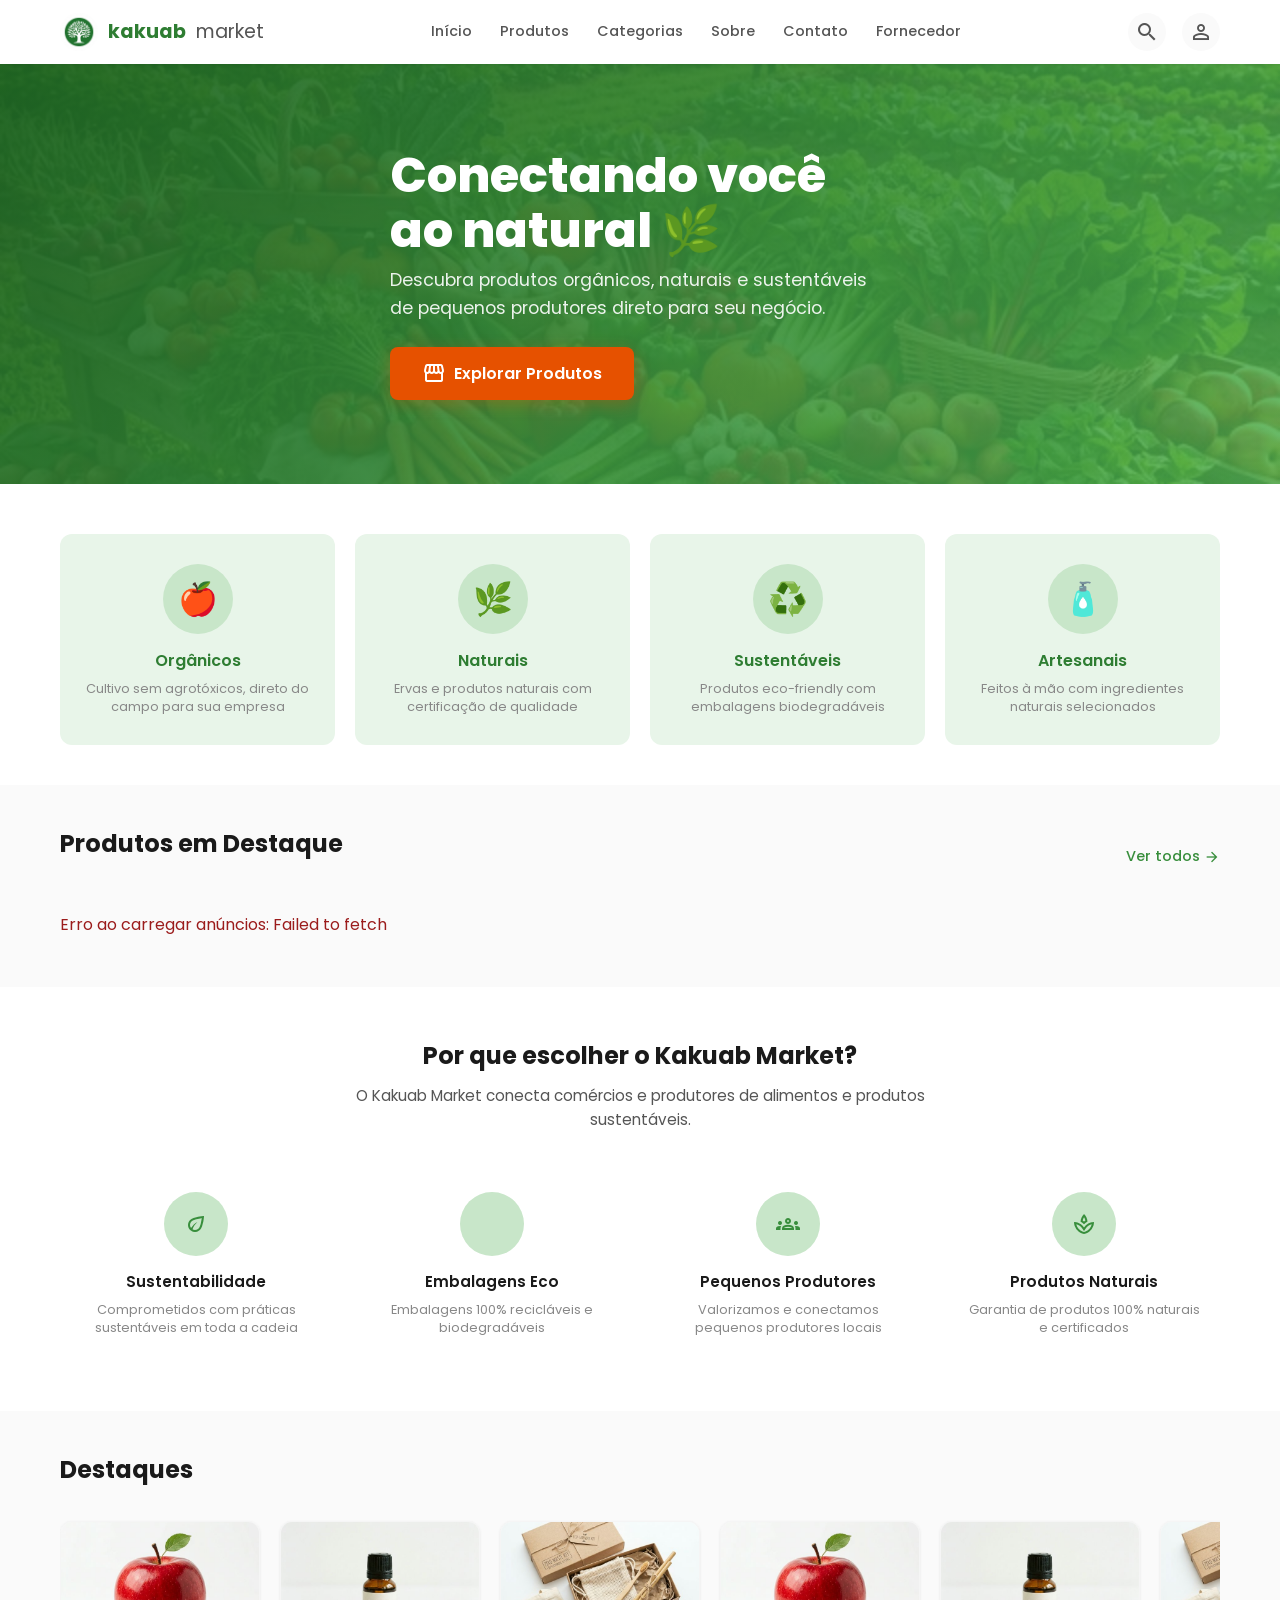
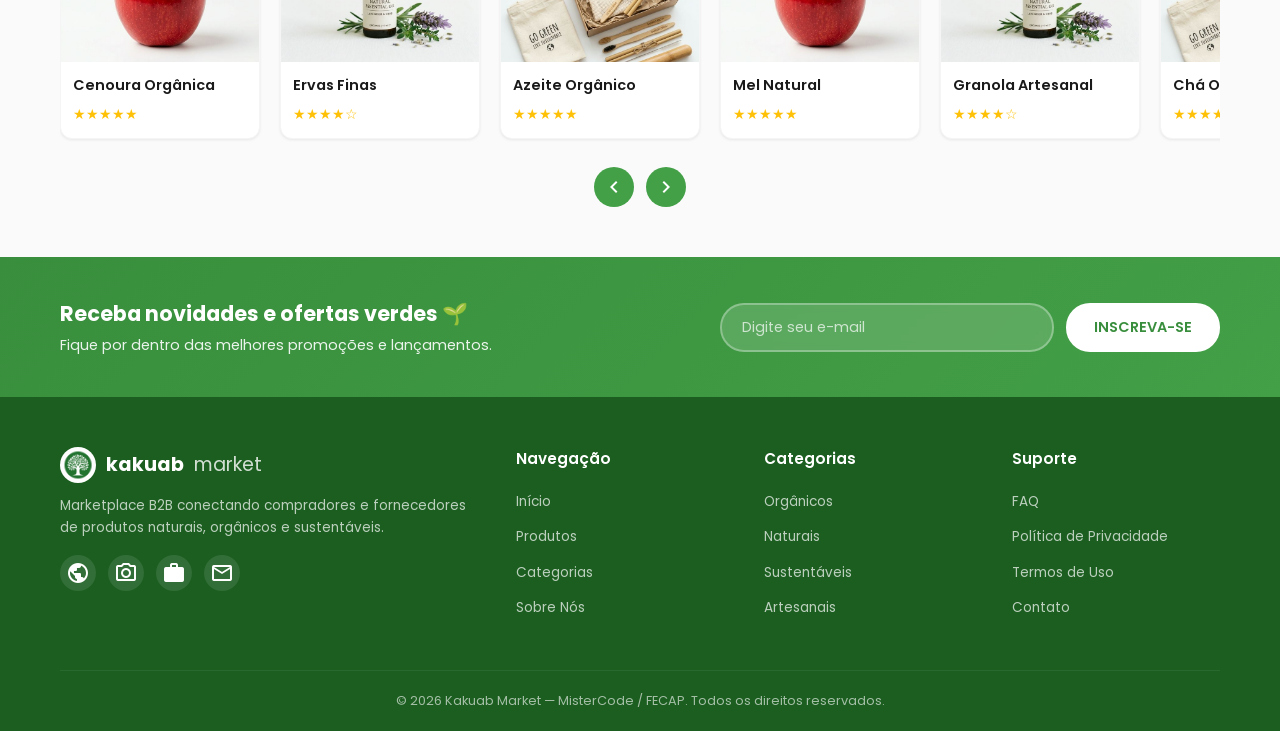
<file: Frontend_conectado/index.html>
<!DOCTYPE html>
<html lang="pt-BR">
<head>
  <meta charset="UTF-8">
  <meta name="viewport" content="width=device-width, initial-scale=1.0">
  <meta name="description" content="Kakuab Market - Marketplace B2B de produtos naturais, orgânicos e sustentáveis. Conectando você ao natural.">
  <title>Kakuab Market | Conectando você ao natural</title>
  <link rel="stylesheet" href="css/styles.css">
  <link rel="stylesheet" href="css/home.css">
  <link href="https://fonts.googleapis.com/icon?family=Material+Icons+Outlined" rel="stylesheet">
</head>
<body>
  <!-- ========== NAVBAR ========== -->
  <nav class="navbar" id="navbar">
    <div class="nav-container">
      <a href="index.html" class="nav-logo">
        <img src="assets/images/logo.png" alt="Kakuab Market Logo">
        <strong>kakuab</strong> <span>market</span>
      </a>

      <div class="nav-links" id="navLinks">
        <a href="#hero">Início</a>
        <a href="#products">Produtos</a>
        <a href="#categories">Categorias</a>
        <a href="#why-us">Sobre</a>
        <a href="#footer">Contato</a>
        <a href="fornecedor.html">Fornecedor</a>
      </div>

      <div class="nav-actions">
        <button id="searchBtn" aria-label="Buscar">
          <span class="material-icons-outlined">search</span>
        </button>
        <a href="login.html" style="text-decoration:none;">
          <button aria-label="Minha conta">
            <span class="material-icons-outlined">person_outline</span>
          </button>
        </a>
      </div>

      <div class="nav-toggle" id="navToggle" aria-label="Menu">
        <span></span>
        <span></span>
        <span></span>
      </div>
    </div>
  </nav>

  <!-- ========== HERO SECTION ========== -->
  <section class="hero" id="hero">
    <div class="hero-bg">
      <img src="assets/images/hero-banner.png" alt="Natureza e produtos orgânicos">
    </div>
    <div class="hero-overlay"></div>
    <div class="hero-content">
      <h1>Conectando você<br>ao natural <span class="emoji">🌿</span></h1>
      <p>Descubra produtos orgânicos, naturais e sustentáveis de pequenos produtores direto para seu negócio.</p>
      <a href="#products" class="hero-cta">
        <span class="material-icons-outlined">storefront</span>
        Explorar Produtos
      </a>
    </div>
  </section>

  <!-- ========== CATEGORIES ========== -->
  <section class="categories" id="categories">
    <div class="categories-grid">
      <div class="category-card">
        <div class="category-icon">🍎</div>
        <h3>Orgânicos</h3>
        <p>Cultivo sem agrotóxicos, direto do campo para sua empresa</p>
      </div>
      <div class="category-card">
        <div class="category-icon">🌿</div>
        <h3>Naturais</h3>
        <p>Ervas e produtos naturais com certificação de qualidade</p>
      </div>
      <div class="category-card">
        <div class="category-icon">♻️</div>
        <h3>Sustentáveis</h3>
        <p>Produtos eco-friendly com embalagens biodegradáveis</p>
      </div>
      <div class="category-card">
        <div class="category-icon">🧴</div>
        <h3>Artesanais</h3>
        <p>Feitos à mão com ingredientes naturais selecionados</p>
      </div>
    </div>
  </section>

  <!-- ========== PRODUCTS ========== -->
  <section class="products" id="products">
    <div class="container">
      <div class="products-header">
        <h2 class="section-title">Produtos em Destaque</h2>
        <a href="#">Ver todos <span class="material-icons-outlined" style="font-size:1rem;">arrow_forward</span></a>
      </div>

      <div class="products-grid">
        <!-- Product 1 -->
        <div class="product-card">
          <div class="product-img">
            <img src="assets/images/apple.png" alt="Maçã Orgânica">
          </div>
          <div class="product-info">
            <h4>Maçã Orgânica</h4>
            <p class="product-desc">Maçãs frescas cultivadas sem agrotóxicos, direto do produtor</p>
            <div class="product-price">R$12,90</div>
            <button class="product-btn">Adicionar ao carrinho</button>
          </div>
        </div>

        <!-- Product 2 -->
        <div class="product-card">
          <div class="product-img">
            <img src="assets/images/essential-oil.png" alt="Óleo Essencial Natural">
          </div>
          <div class="product-info">
            <h4>Óleo Essencial Natural</h4>
            <p class="product-desc">Óleo essencial 100% puro, extraído de plantas orgânicas</p>
            <div class="product-price">R$29,90</div>
            <button class="product-btn">Adicionar ao carrinho</button>
          </div>
        </div>

        <!-- Product 3 -->
        <div class="product-card">
          <div class="product-img">
            <img src="assets/images/eco-kit.png" alt="Kit Sustentável EcoAge">
          </div>
          <div class="product-info">
            <h4>Kit Sustentável EcoAge</h4>
            <p class="product-desc">Kit completo com produtos sustentáveis para o dia a dia</p>
            <div class="product-price">R$89,90</div>
            <button class="product-btn">Adicionar ao carrinho</button>
          </div>
        </div>

        <!-- Product 4 -->
        <div class="product-card">
          <div class="product-img">
            <img src="assets/images/eco-kit.png" alt="Sabonete Artesanal Natural">
          </div>
          <div class="product-info">
            <h4>Sabonete Artesanal Natural</h4>
            <p class="product-desc">Sabonete artesanal com ingredientes naturais e óleos essenciais</p>
            <div class="product-price">R$18,90</div>
            <button class="product-btn">Adicionar ao carrinho</button>
          </div>
        </div>
      </div>
    </div>
  </section>

  <!-- ========== WHY CHOOSE US ========== -->
  <section class="why-us" id="why-us">
    <div class="container">
      <div class="why-us-header">
        <h2>Por que escolher o Kakuab Market?</h2>
        <p>O Kakuab Market conecta comércios e produtores de alimentos e produtos sustentáveis.</p>
      </div>

      <div class="why-us-grid">
        <div class="why-card">
          <div class="why-icon">
            <span class="material-icons-outlined">eco</span>
          </div>
          <h3>Sustentabilidade</h3>
          <p>Comprometidos com práticas sustentáveis em toda a cadeia</p>
        </div>
        <div class="why-card">
          <div class="why-icon">
            <span class="material-icons-outlined">inventory_2</span>
          </div>
          <h3>Embalagens Eco</h3>
          <p>Embalagens 100% recicláveis e biodegradáveis</p>
        </div>
        <div class="why-card">
          <div class="why-icon">
            <span class="material-icons-outlined">groups</span>
          </div>
          <h3>Pequenos Produtores</h3>
          <p>Valorizamos e conectamos pequenos produtores locais</p>
        </div>
        <div class="why-card">
          <div class="why-icon">
            <span class="material-icons-outlined">spa</span>
          </div>
          <h3>Produtos Naturais</h3>
          <p>Garantia de produtos 100% naturais e certificados</p>
        </div>
      </div>
    </div>
  </section>

  <!-- ========== FEATURED CAROUSEL ========== -->
  <section class="featured" id="featured">
    <div class="container">
      <h2 class="section-title">Destaques</h2>
      <div class="carousel-wrapper">
        <div class="carousel-track" id="carouselTrack">
          <div class="carousel-card">
            <div class="carousel-card-img">
              <img src="assets/images/apple.png" alt="Cenoura Orgânica">
            </div>
            <div class="carousel-card-info">
              <h4>Cenoura Orgânica</h4>
              <div class="star-rating">★★★★★</div>
            </div>
          </div>
          <div class="carousel-card">
            <div class="carousel-card-img">
              <img src="assets/images/essential-oil.png" alt="Ervas Finas">
            </div>
            <div class="carousel-card-info">
              <h4>Ervas Finas</h4>
              <div class="star-rating">★★★★☆</div>
            </div>
          </div>
          <div class="carousel-card">
            <div class="carousel-card-img">
              <img src="assets/images/eco-kit.png" alt="Azeite Orgânico">
            </div>
            <div class="carousel-card-info">
              <h4>Azeite Orgânico</h4>
              <div class="star-rating">★★★★★</div>
            </div>
          </div>
          <div class="carousel-card">
            <div class="carousel-card-img">
              <img src="assets/images/apple.png" alt="Mel Natural">
            </div>
            <div class="carousel-card-info">
              <h4>Mel Natural</h4>
              <div class="star-rating">★★★★★</div>
            </div>
          </div>
          <div class="carousel-card">
            <div class="carousel-card-img">
              <img src="assets/images/essential-oil.png" alt="Granola Artesanal">
            </div>
            <div class="carousel-card-info">
              <h4>Granola Artesanal</h4>
              <div class="star-rating">★★★★☆</div>
            </div>
          </div>
          <div class="carousel-card">
            <div class="carousel-card-img">
              <img src="assets/images/eco-kit.png" alt="Chá Orgânico">
            </div>
            <div class="carousel-card-info">
              <h4>Chá Orgânico</h4>
              <div class="star-rating">★★★★★</div>
            </div>
          </div>
        </div>
        <div class="carousel-controls">
          <button class="carousel-btn" id="carouselPrev" aria-label="Anterior">
            <span class="material-icons-outlined">chevron_left</span>
          </button>
          <button class="carousel-btn" id="carouselNext" aria-label="Próximo">
            <span class="material-icons-outlined">chevron_right</span>
          </button>
        </div>
      </div>
    </div>
  </section>

  <!-- ========== NEWSLETTER ========== -->
  <section class="newsletter" id="newsletter">
    <div class="container">
      <div class="newsletter-content">
        <div class="newsletter-text">
          <h2>Receba novidades e ofertas verdes 🌱</h2>
          <p>Fique por dentro das melhores promoções e lançamentos.</p>
        </div>
        <form class="newsletter-form" id="newsletterForm">
          <input type="email" placeholder="Digite seu e-mail" required>
          <button type="submit">INSCREVA-SE</button>
        </form>
      </div>
    </div>
  </section>

  <!-- ========== FOOTER ========== -->
  <footer class="footer" id="footer">
    <div class="container">
      <div class="footer-grid">
        <div class="footer-brand">
          <div class="footer-logo">
            <img src="assets/images/logo.png" alt="Kakuab Logo">
            <strong>kakuab</strong> <span>market</span>
          </div>
          <p>Marketplace B2B conectando compradores e fornecedores de produtos naturais, orgânicos e sustentáveis.</p>
          <div class="social-links">
            <a href="#" aria-label="Facebook"><span class="material-icons-outlined">public</span></a>
            <a href="#" aria-label="Instagram"><span class="material-icons-outlined">photo_camera</span></a>
            <a href="#" aria-label="LinkedIn"><span class="material-icons-outlined">work</span></a>
            <a href="#" aria-label="E-mail"><span class="material-icons-outlined">mail</span></a>
          </div>
        </div>

        <div class="footer-col">
          <h4>Navegação</h4>
          <ul>
            <li><a href="#hero">Início</a></li>
            <li><a href="#products">Produtos</a></li>
            <li><a href="#categories">Categorias</a></li>
            <li><a href="#why-us">Sobre Nós</a></li>
          </ul>
        </div>

        <div class="footer-col">
          <h4>Categorias</h4>
          <ul>
            <li><a href="#">Orgânicos</a></li>
            <li><a href="#">Naturais</a></li>
            <li><a href="#">Sustentáveis</a></li>
            <li><a href="#">Artesanais</a></li>
          </ul>
        </div>

        <div class="footer-col">
          <h4>Suporte</h4>
          <ul>
            <li><a href="#">FAQ</a></li>
            <li><a href="#">Política de Privacidade</a></li>
            <li><a href="#">Termos de Uso</a></li>
            <li><a href="#">Contato</a></li>
          </ul>
        </div>
      </div>

      <div class="footer-bottom">
        <p>© 2026 Kakuab Market — MisterCode / FECAP. Todos os direitos reservados.</p>
      </div>
    </div>
  </footer>

  <script src="js/api.js"></script>
  <script src="js/home-api.js"></script>
  <script src="js/script.js"></script>
</body>
</html>
</file>
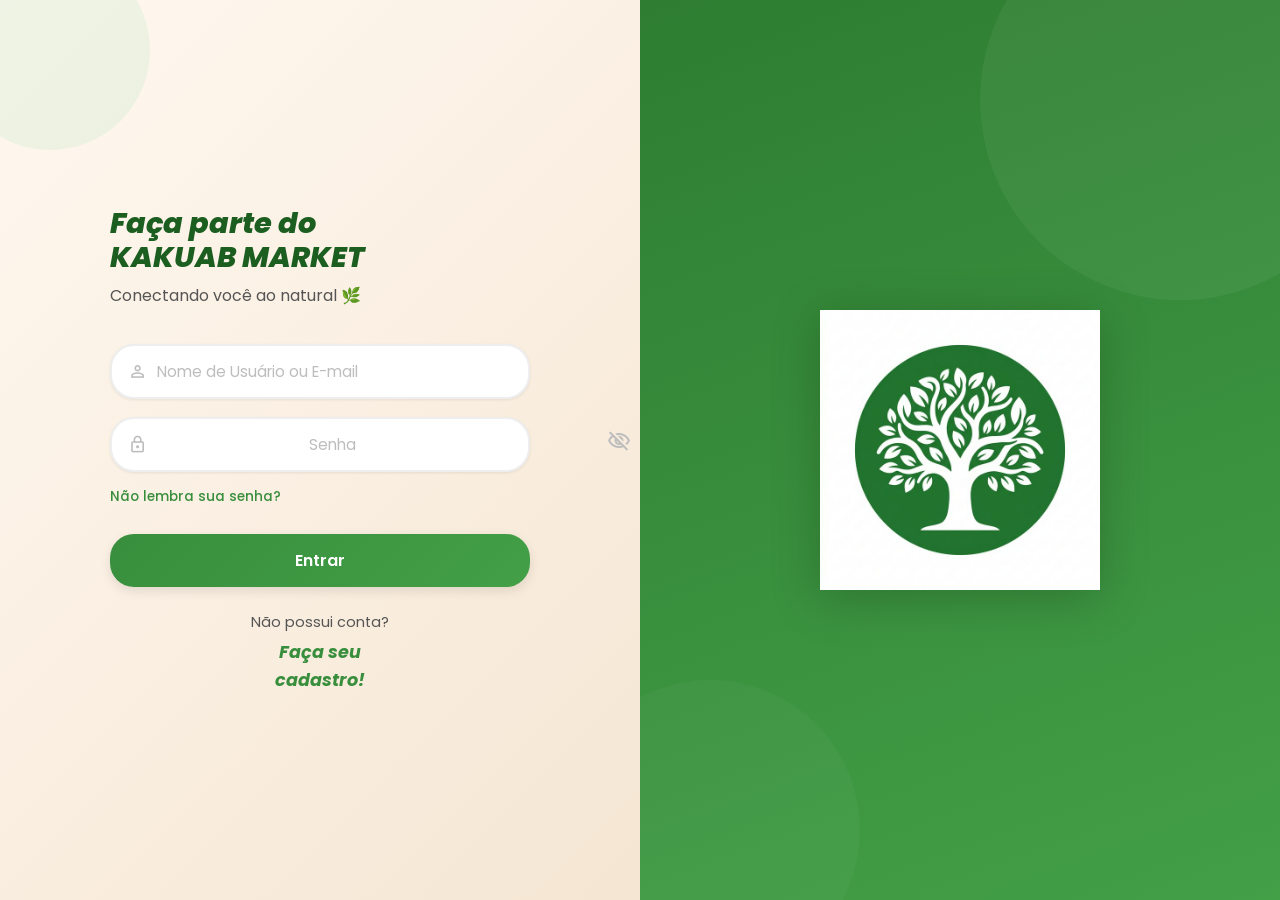
<file: Frontend_conectado/admin.html>
<!DOCTYPE html>
<html lang="pt-BR">
<head>
  <meta charset="UTF-8">
  <meta name="viewport" content="width=device-width, initial-scale=1.0">
  <title>Admin | Kakuab Market</title>
  <link rel="stylesheet" href="css/styles.css">
  <style>
    body { background:#f6f7f2; }
    main { max-width: 1000px; margin: 40px auto; padding:24px; }
    .card { background:white; border-radius:18px; padding:22px; box-shadow:0 10px 30px rgba(0,0,0,.08); margin-bottom:20px; }
    button { border:0; border-radius:12px; padding:10px 14px; cursor:pointer; font-weight:700; margin:3px; }
    .ok { background:#0b7d3b; color:white; }
    .bad { background:#b42318; color:white; }
    .light { background:#e9efe1; color:#0f3d25; }
    table { width:100%; border-collapse:collapse; }
    th,td { padding:10px; border-bottom:1px solid #e6e6e6; text-align:left; }
  </style>
</head>
<body>
  <main>
    <div class="card">
      <h1>Painel Administrativo</h1>
      <p>Aprovação e reprovação de anúncios pendentes.</p>
      <button class="light" onclick="logout()">Sair</button>
    </div>
    <div class="card">
      <h2>Anúncios pendentes</h2>
      <table>
        <thead><tr><th>ID</th><th>Título</th><th>Fornecedor</th><th>Ações</th></tr></thead>
        <tbody id="pendentesBody"><tr><td colspan="4">Carregando...</td></tr></tbody>
      </table>
    </div>
  </main>
  <script src="js/api.js"></script>
  <script src="js/admin.js"></script>
</body>
</html>
</file>
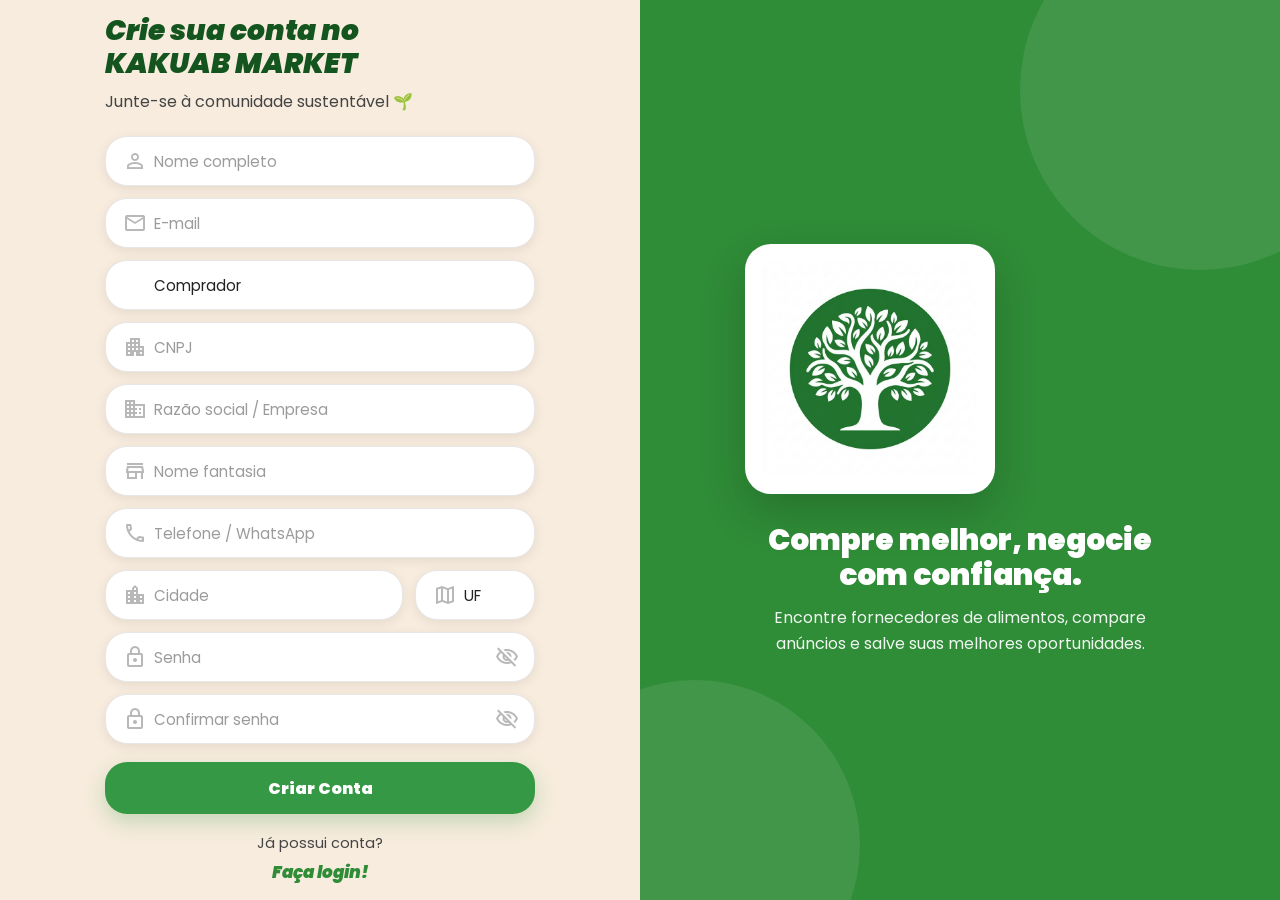
<file: Frontend_conectado/cadastro.html>
<!DOCTYPE html>
<html lang="pt-BR">
<head>
  <meta charset="UTF-8">
  <meta name="viewport" content="width=device-width, initial-scale=1.0">
  <title>Cadastro | Kakuab Market</title>

  <link rel="stylesheet" href="css/styles.css">
  <link rel="stylesheet" href="css/cadastro.css">

  <link href="https://fonts.googleapis.com/icon?family=Material+Icons+Outlined" rel="stylesheet">
</head>

<body>
  <main class="cadastro-page" id="cadastroPage">

    <!-- LADO DO FORMULÁRIO -->
    <section class="cadastro-form-area">
      <div class="cadastro-content">
        <h1 class="cadastro-title">
          Crie sua conta no<br>
          KAKUAB MARKET
        </h1>

        <p class="cadastro-subtitle" id="cadastroSubtitle">
          Junte-se à comunidade sustentável 🌱
        </p>

        <form class="cadastro-form" id="cadastroForm">

          <div class="input-group">
            <span class="material-icons-outlined input-icon">person_outline</span>
            <input type="text" id="registerName" placeholder="Nome completo" required>
          </div>

          <div class="input-group">
            <span class="material-icons-outlined input-icon">email</span>
            <input type="email" id="registerEmail" placeholder="E-mail" required>
          </div>

          <div class="input-group">
            <span class="material-icons-outlined input-icon">badge</span>
            <select id="registerTipo" required>
              <option value="comprador">Comprador</option>
              <option value="fornecedor">Fornecedor</option>
            </select>
          </div>

          <div class="input-group">
            <span class="material-icons-outlined input-icon">apartment</span>
            <input type="text" id="registerCnpj" placeholder="CNPJ" maxlength="18" required>
          </div>

          <div class="input-group">
            <span class="material-icons-outlined input-icon">business</span>
            <input type="text" id="registerRazaoSocial" placeholder="Razão social / Empresa" required>
          </div>

          <div class="input-group">
            <span class="material-icons-outlined input-icon">store</span>
            <input type="text" id="registerNomeFantasia" placeholder="Nome fantasia" required>
          </div>

          <div class="input-group">
            <span class="material-icons-outlined input-icon">call</span>
            <input type="text" id="registerTelefone" placeholder="Telefone / WhatsApp" maxlength="15">
          </div>

          <div class="input-row">
            <div class="input-group">
              <span class="material-icons-outlined input-icon">location_city</span>
              <input type="text" id="registerCidade" placeholder="Cidade">
            </div>

            <div class="input-group estado-group">
              <span class="material-icons-outlined input-icon">map</span>
              <select id="registerEstado">
                <option value="">UF</option>
                <option value="AC">AC</option>
                <option value="AL">AL</option>
                <option value="AP">AP</option>
                <option value="AM">AM</option>
                <option value="BA">BA</option>
                <option value="CE">CE</option>
                <option value="DF">DF</option>
                <option value="ES">ES</option>
                <option value="GO">GO</option>
                <option value="MA">MA</option>
                <option value="MT">MT</option>
                <option value="MS">MS</option>
                <option value="MG">MG</option>
                <option value="PA">PA</option>
                <option value="PB">PB</option>
                <option value="PR">PR</option>
                <option value="PE">PE</option>
                <option value="PI">PI</option>
                <option value="RJ">RJ</option>
                <option value="RN">RN</option>
                <option value="RS">RS</option>
                <option value="RO">RO</option>
                <option value="RR">RR</option>
                <option value="SC">SC</option>
                <option value="SP">SP</option>
                <option value="SE">SE</option>
                <option value="TO">TO</option>
              </select>
            </div>
          </div>

          <div class="input-group">
            <span class="material-icons-outlined input-icon">lock_outline</span>
            <input type="password" id="registerPassword" placeholder="Senha" required>

            <button type="button" class="toggle-password" data-target="registerPassword">
              <span class="material-icons-outlined">visibility_off</span>
            </button>
          </div>

          <div class="input-group">
            <span class="material-icons-outlined input-icon">lock_outline</span>
            <input type="password" id="confirmPassword" placeholder="Confirmar senha" required>

            <button type="button" class="toggle-password" data-target="confirmPassword">
              <span class="material-icons-outlined">visibility_off</span>
            </button>
          </div>

          <button type="submit" class="cadastro-btn">
            Criar Conta
          </button>
        </form>

        <div class="login-prompt">
          <span>Já possui conta?</span>
          <a href="login.html">Faça login!</a>
        </div>
      </div>
    </section>

    <!-- LADO VERDE / VISUAL -->
    <section class="cadastro-visual-area">
      <div class="visual-content">
        <img src="assets/images/logo.png" alt="Logo Kakuab Market">

        <h2 id="visualTitle">
          Compre melhor, negocie com confiança.
        </h2>

        <p id="visualText">
          Encontre fornecedores de alimentos, compare anúncios e salve suas melhores oportunidades.
        </p>
      </div>
    </section>

  </main>

  <script src="js/api.js"></script>
  <script src="js/cadastro.js"></script>
</body>
</html>
</file>
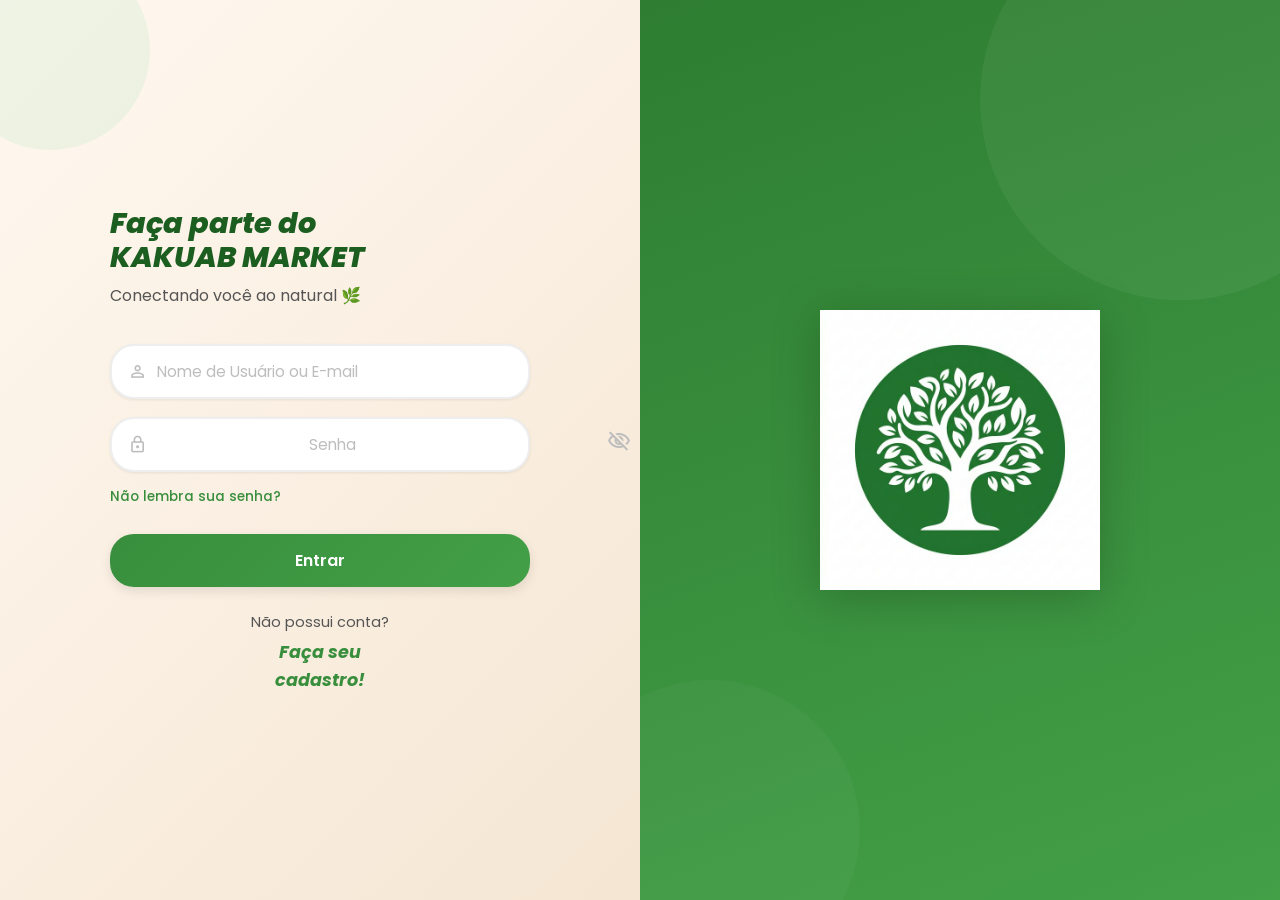
<file: Frontend_conectado/fornecedor.html>
<!DOCTYPE html>
<html lang="pt-BR">
<head>
  <meta charset="UTF-8">
  <meta name="viewport" content="width=device-width, initial-scale=1.0">
  <title>Painel do Fornecedor | Kakuab Market</title>
  <link rel="stylesheet" href="css/styles.css">
  <link rel="stylesheet" href="css/home.css">
  <style>
    body { background: #f6f7f2; }
    .dashboard { max-width: 1100px; margin: 40px auto; padding: 24px; }
    .dash-header { display: flex; justify-content: space-between; align-items: center; gap: 16px; margin-bottom: 24px; }
    .dash-card { background: #fff; border-radius: 18px; padding: 22px; box-shadow: 0 10px 30px rgba(0,0,0,.08); margin-bottom: 24px; }
    .form-grid { display: grid; grid-template-columns: repeat(2, minmax(0, 1fr)); gap: 14px; }
    .form-grid input, .form-grid select, .form-grid textarea { width: 100%; padding: 13px; border: 1px solid #d8ddce; border-radius: 12px; font: inherit; }
    .form-grid textarea { grid-column: 1 / -1; min-height: 90px; }
    .full { grid-column: 1 / -1; }
    .btn { border: 0; border-radius: 12px; padding: 12px 16px; cursor: pointer; font-weight: 700; }
    .btn-primary { background: #0b7d3b; color: white; }
    .btn-danger { background: #b42318; color: white; }
    .btn-light { background: #e9efe1; color: #0f3d25; }
    .table-wrap { overflow-x: auto; }
    table { width: 100%; border-collapse: collapse; }
    th, td { padding: 12px; border-bottom: 1px solid #e6e6e6; text-align: left; }
    .status { padding: 4px 10px; border-radius: 999px; background: #e9efe1; font-size: .85rem; }
    #msg { margin-bottom: 16px; font-weight: 700; }
    @media (max-width: 720px) { .form-grid { grid-template-columns: 1fr; } }
  </style>
</head>
<body>
  <main class="dashboard">
    <div class="dash-header">
      <div>
        <h1>Painel do Fornecedor</h1>
        <p>Crie, liste, edite e remova anúncios conectados ao backend.</p>
      </div>
      <button class="btn btn-light" onclick="logout()">Sair</button>
    </div>

    <div id="msg"></div>

    <section class="dash-card">
      <h2 id="formTitle">Criar anúncio</h2>
      <form id="anuncioForm" class="form-grid">
        <input type="hidden" id="anuncioId">
        <input id="titulo" name="titulo" placeholder="Título do anúncio" required>
        <select id="categoria" name="categoria" required>
          <option value="">Selecione a categoria</option>
          <option value="chips">Chips</option>
          <option value="castanhas">Castanhas</option>
          <option value="outros">Outros</option>
        </select>
        <input id="marca" name="marca" placeholder="Marca">
        <input id="moq" name="moq" type="number" placeholder="MOQ / quantidade mínima">
        <input id="unidade_embalagem" name="unidade_embalagem" placeholder="Unidade/embalagem">
        <input id="regiao_atendida" name="regiao_atendida" placeholder="Região atendida">
        <input id="prazo_entrega" name="prazo_entrega" placeholder="Prazo de entrega">
        <input id="formas_contato" name="formas_contato" placeholder="Formas de contato">
        <textarea id="descricao" name="descricao" placeholder="Descrição" required></textarea>
        <input class="full" id="imagem" name="imagem" type="file" accept="image/png,image/jpeg,image/webp">
        <button class="btn btn-primary" type="submit">Salvar anúncio</button>
        <button class="btn btn-light" type="button" onclick="limparFormulario()">Cancelar edição</button>
      </form>
    </section>

    <section class="dash-card">
      <h2>Meus anúncios</h2>
      <div class="table-wrap">
        <table>
          <thead>
            <tr>
              <th>ID</th>
              <th>Título</th>
              <th>Categoria</th>
              <th>Status</th>
              <th>Ações</th>
            </tr>
          </thead>
          <tbody id="anunciosBody">
            <tr><td colspan="5">Carregando...</td></tr>
          </tbody>
        </table>
      </div>
    </section>
  </main>

  <script src="js/api.js"></script>
  <script src="js/fornecedor.js"></script>
</body>
</html>
</file>
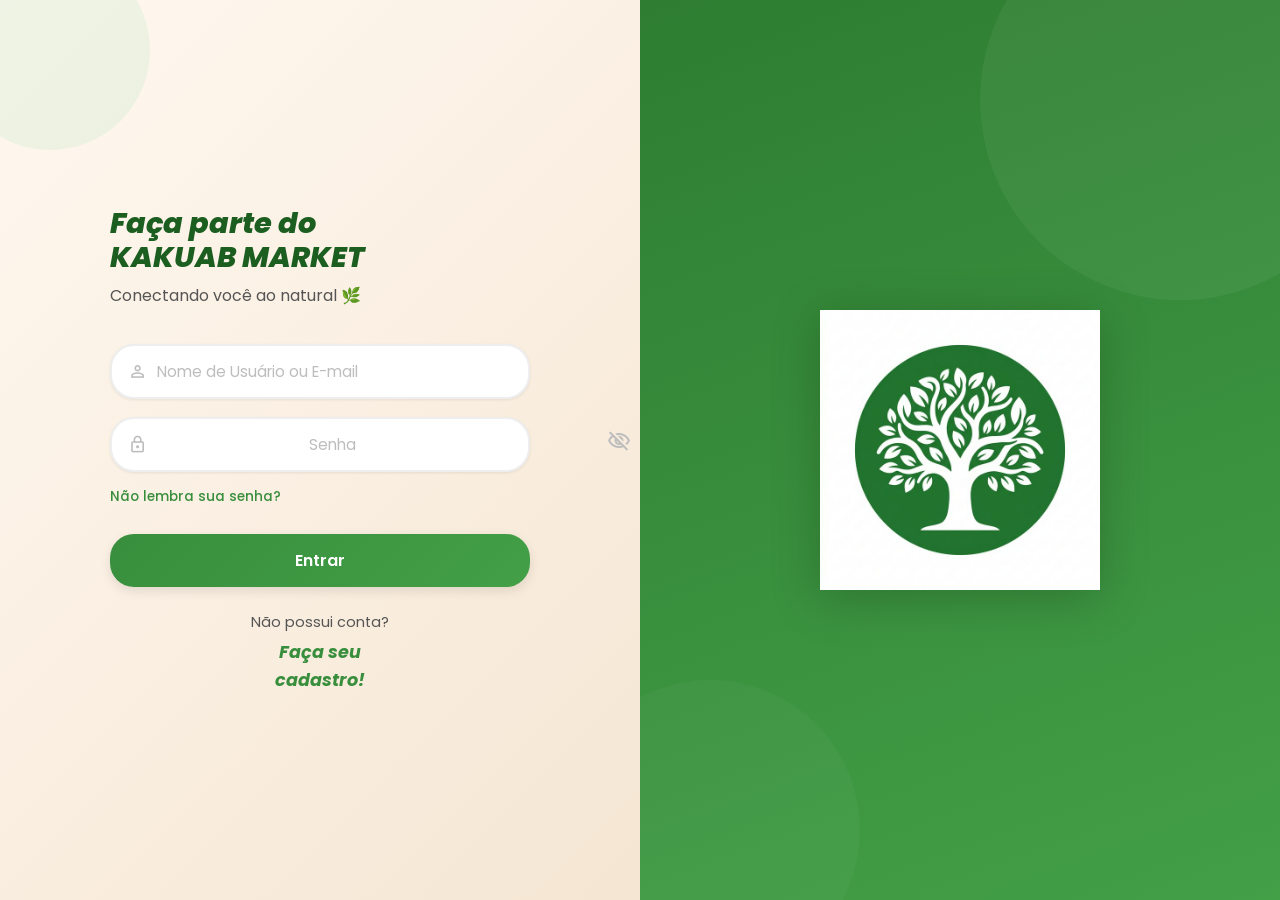
<file: Frontend_conectado/login.html>
<!DOCTYPE html>
<html lang="pt-BR">
<head>
  <meta charset="UTF-8">
  <meta name="viewport" content="width=device-width, initial-scale=1.0">
  <meta name="description" content="Faça login no Kakuab Market - Marketplace B2B de produtos naturais e orgânicos">
  <title>Login | Kakuab Market</title>
  <link rel="stylesheet" href="css/styles.css">
  <link rel="stylesheet" href="css/login.css">
  <!-- Material Icons -->
  <link href="https://fonts.googleapis.com/icon?family=Material+Icons+Outlined" rel="stylesheet">
</head>
<body>
  <main class="login-wrapper">
    <!-- Left Side - Form -->
    <section class="login-left" aria-label="Formulário de Login">
      <div class="login-content">
        <h1 class="login-title">Faça parte do<br>KAKUAB MARKET</h1>
        <p class="login-subtitle">Conectando você ao natural 🌿</p>

        <form class="login-form" id="loginForm" action="#" method="POST">
          <div class="input-group">
            <span class="material-icons-outlined input-icon">person_outline</span>
            <input type="text" id="loginUser" placeholder="Nome de Usuário ou E-mail" required autocomplete="username">
          </div>

          <div class="input-group">
            <span class="material-icons-outlined input-icon">lock_outline</span>
            <input type="password" id="loginPassword" placeholder="Senha" required autocomplete="current-password">
            <button type="button" class="toggle-password" aria-label="Mostrar senha" data-target="loginPassword">
              <span class="material-icons-outlined">visibility_off</span>
            </button>
          </div>

          <a href="#" class="forgot-link">Não lembra sua senha?</a>

          <button type="submit" class="login-btn">Entrar</button>
        </form>

        <div class="register-prompt">
          <span>Não possui conta?</span>
          <a href="cadastro.html">Faça seu<br>cadastro!</a>
        </div>
      </div>
    </section>

    <!-- Right Side - Logo -->
    <section class="login-right" aria-label="Logo Kakuab Market">
      <div class="logo-container">
        <img src="assets/images/logo.png" alt="Logo Kakuab Market - Árvore">
      </div>
    </section>
  </main>

  <script src="js/api.js"></script>
  <script src="js/auth-page.js"></script>
</body>
</html>
</file>
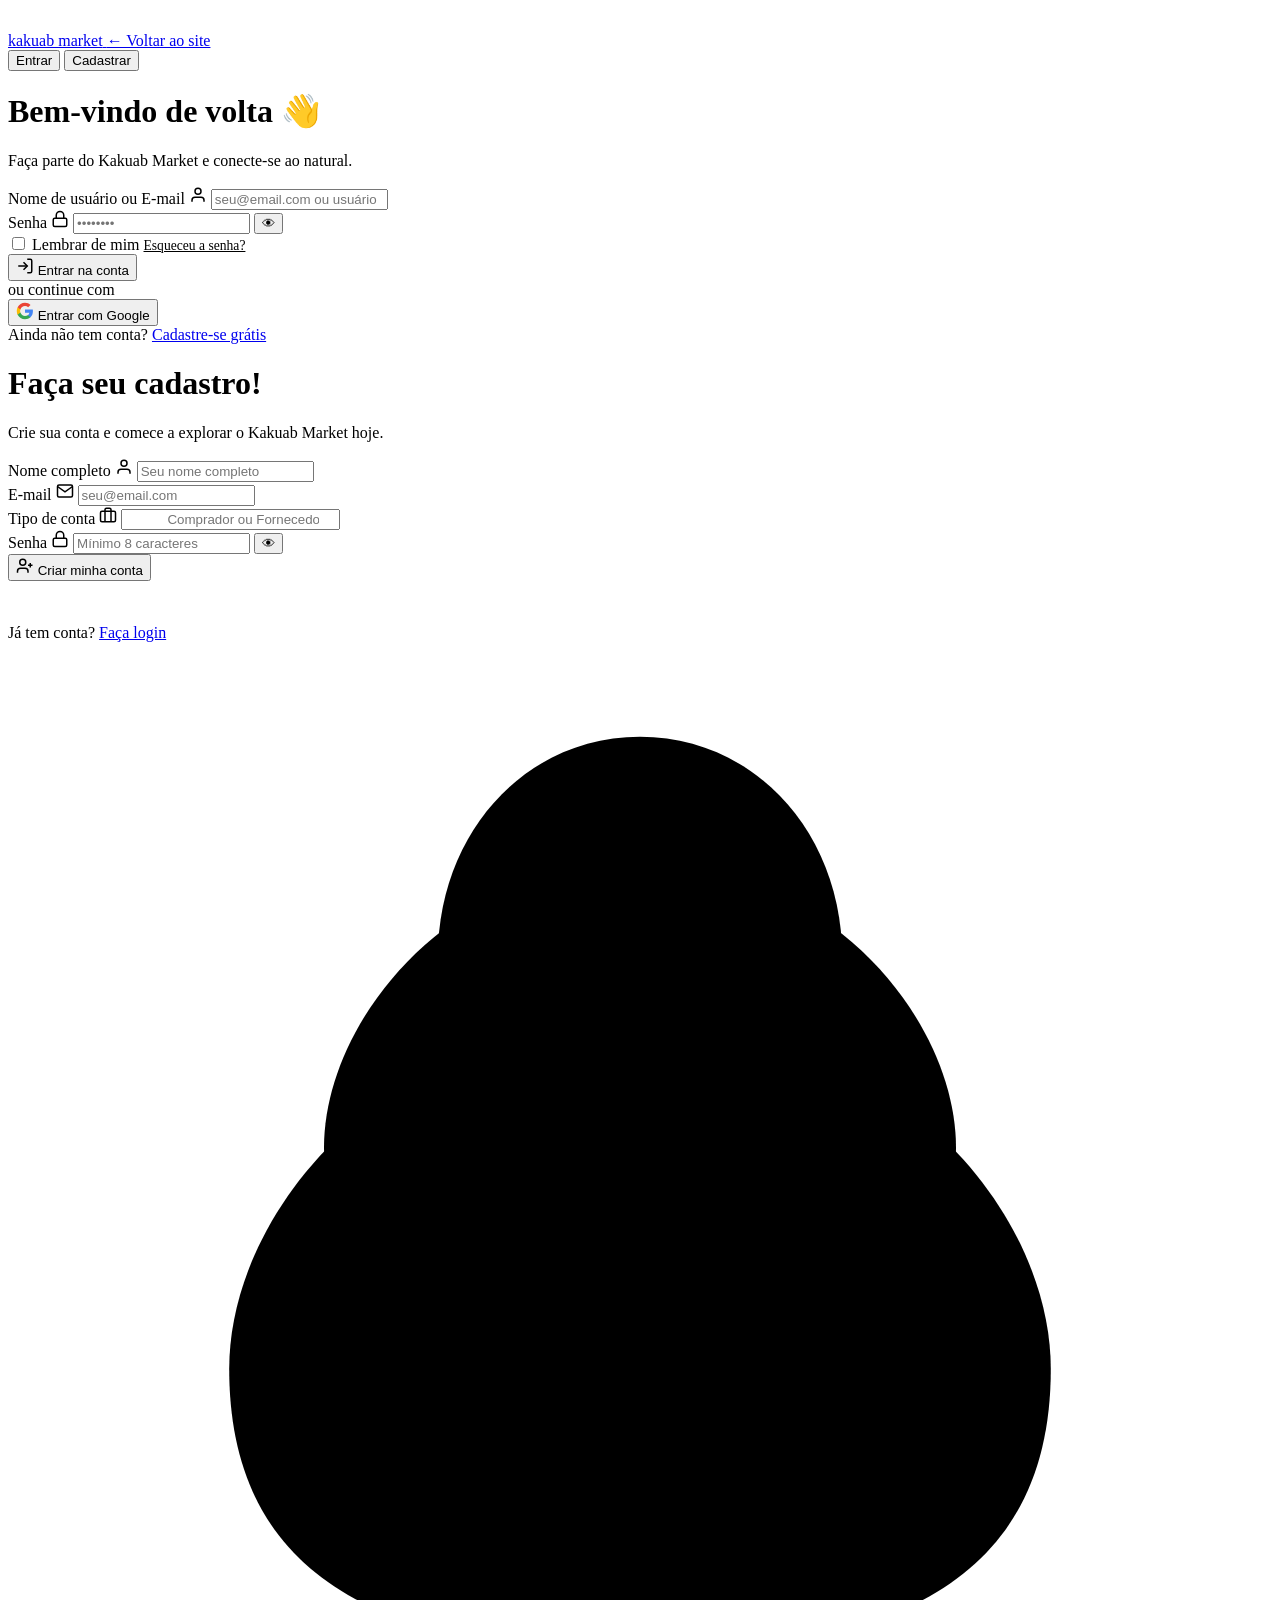
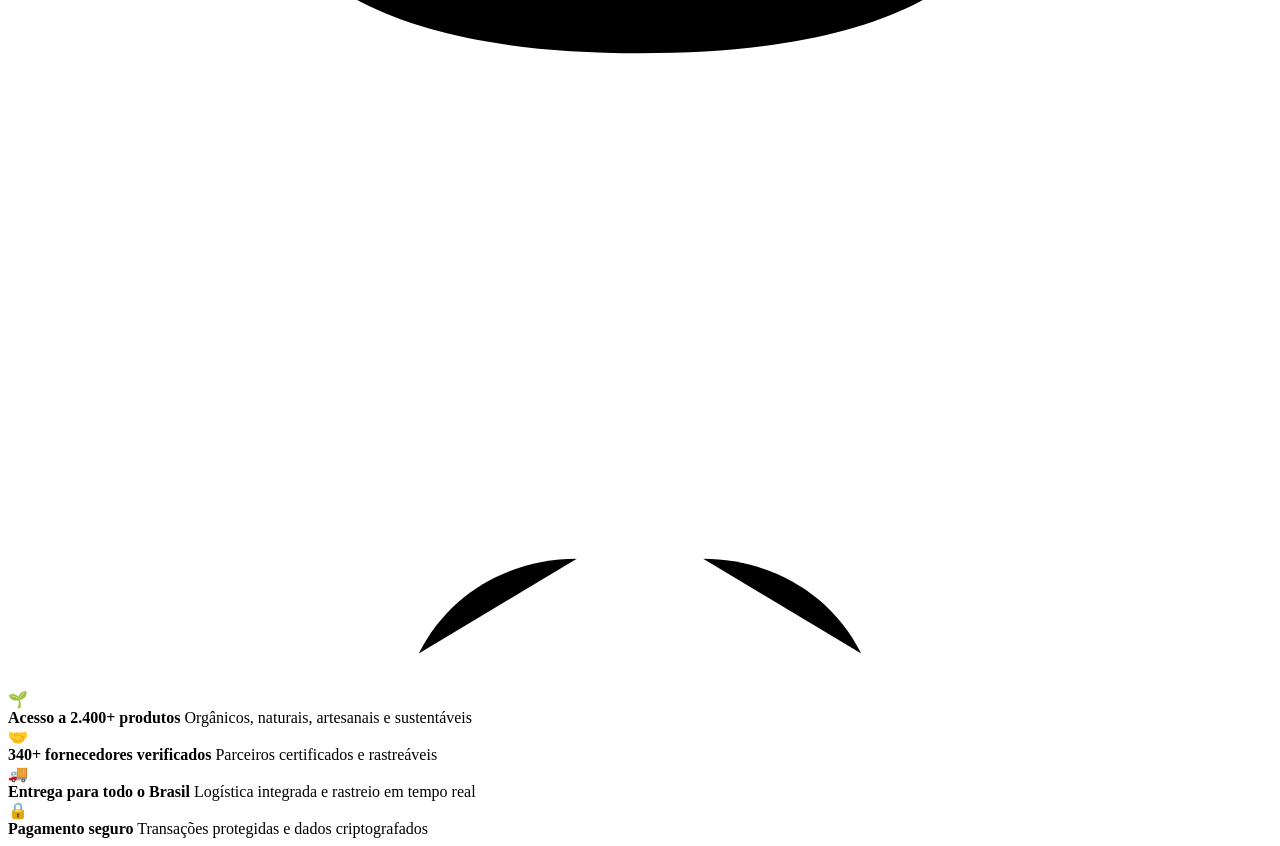
<file: Frontend_conectado/pages/login.html>
<!DOCTYPE html>
<html lang="pt-BR">
<head>
  <meta charset="UTF-8" />
  <meta name="viewport" content="width=device-width, initial-scale=1.0" />
  <title>Entrar — Kakuab Market</title>
  <meta name="description" content="Acesse sua conta no Kakuab Market ou crie um novo cadastro." />
  <link rel="icon" href="data:image/svg+xml,<svg xmlns='http://www.w3.org/2000/svg' viewBox='0 0 100 100'><text y='.9em' font-size='90'>🌿</text></svg>" />
  <link rel="stylesheet" href="../css/login.css" />
</head>
<body>

<div class="auth-wrapper">

  <!-- ── LEFT PANEL ───────────────────────────────────────── -->
  <div class="auth-left">
    <div class="auth-left-top">
      <a href="../index.html" class="auth-logo">
        <div class="logo-icon">
          <svg viewBox="0 0 24 24" fill="white" xmlns="http://www.w3.org/2000/svg" style="width:20px;height:20px;">
            <path d="M12 2C8 2 5 5 5 9c0 2.5 1.2 4.7 3 6.1V20h8v-4.9c1.8-1.4 3-3.6 3-6.1 0-4-3-7-7-7z"/>
          </svg>
        </div>
        <span class="logo-text">kakuab market</span>
      </a>
      <a href="../index.html" class="auth-back">
        ← Voltar ao site
      </a>
    </div>

    <div class="auth-left-content">
      <!-- Tabs -->
      <div class="auth-tabs">
        <button class="auth-tab active" id="tab-login" onclick="switchTab('login')">Entrar</button>
        <button class="auth-tab" id="tab-signup" onclick="switchTab('signup')">Cadastrar</button>
      </div>

      <!-- ── LOGIN ─── -->
      <div class="form-panel active" id="panel-login">
        <div>
          <h1 class="auth-headline">Bem-vindo de volta 👋</h1>
          <p class="auth-sub">Faça parte do Kakuab Market e conecte-se ao natural.</p>
        </div>

        <form class="auth-form" onsubmit="handleLogin(event)">
          <div class="form-group">
            <label>Nome de usuário ou E-mail</label>
            <svg class="form-icon" viewBox="0 0 24 24" fill="none" stroke="currentColor" stroke-width="2" style="width:18px;height:18px;">
              <path d="M20 21v-2a4 4 0 0 0-4-4H8a4 4 0 0 0-4 4v2"/><circle cx="12" cy="7" r="4"/>
            </svg>
            <input type="text" placeholder="seu@email.com ou usuário" autocomplete="username" required />
          </div>

          <div class="form-group">
            <label>Senha</label>
            <svg class="form-icon" viewBox="0 0 24 24" fill="none" stroke="currentColor" stroke-width="2" style="width:18px;height:18px;">
              <rect x="3" y="11" width="18" height="11" rx="2"/><path d="M7 11V7a5 5 0 0 1 10 0v4"/>
            </svg>
            <input type="password" id="login-password" placeholder="••••••••" autocomplete="current-password" required />
            <button type="button" class="eye-toggle" onclick="togglePassword('login-password', this)">👁</button>
          </div>

          <div class="form-options">
            <label class="remember-me">
              <input type="checkbox" /> Lembrar de mim
            </label>
            <a href="#" class="forgot-link">Esqueceu a senha?</a>
          </div>

          <button type="submit" class="btn-auth">
            <svg viewBox="0 0 24 24" fill="none" stroke="currentColor" stroke-width="2" style="width:18px;height:18px;">
              <path d="M15 3h4a2 2 0 0 1 2 2v14a2 2 0 0 1-2 2h-4"/><polyline points="10 17 15 12 10 7"/><line x1="15" y1="12" x2="3" y2="12"/>
            </svg>
            Entrar na conta
          </button>

          <div class="auth-divider">ou continue com</div>

          <button type="button" class="btn-social">
            <svg viewBox="0 0 24 24" style="width:18px;height:18px;" fill="currentColor">
              <path d="M22.56 12.25c0-.78-.07-1.53-.2-2.25H12v4.26h5.92c-.26 1.37-1.04 2.53-2.21 3.31v2.77h3.57c2.08-1.92 3.28-4.74 3.28-8.09z" fill="#4285F4"/><path d="M12 23c2.97 0 5.46-.98 7.28-2.66l-3.57-2.77c-.98.66-2.23 1.06-3.71 1.06-2.86 0-5.29-1.93-6.16-4.53H2.18v2.84C3.99 20.53 7.7 23 12 23z" fill="#34A853"/><path d="M5.84 14.09c-.22-.66-.35-1.36-.35-2.09s.13-1.43.35-2.09V7.07H2.18C1.43 8.55 1 10.22 1 12s.43 3.45 1.18 4.93l2.85-2.22.81-.62z" fill="#FBBC05"/><path d="M12 5.38c1.62 0 3.06.56 4.21 1.64l3.15-3.15C17.45 2.09 14.97 1 12 1 7.7 1 3.99 3.47 2.18 7.07l3.66 2.84c.87-2.6 3.3-4.53 6.16-4.53z" fill="#EA4335"/>
            </svg>
            Entrar com Google
          </button>
        </form>

        <div class="auth-switch">
          Ainda não tem conta? <a href="#" onclick="switchTab('signup');return false;">Cadastre-se grátis</a>
        </div>
      </div>

      <!-- ── CADASTRO ─── -->
      <div class="form-panel" id="panel-signup">
        <div>
          <h1 class="auth-headline">Faça seu cadastro!</h1>
          <p class="auth-sub">Crie sua conta e comece a explorar o Kakuab Market hoje.</p>
        </div>

        <form class="auth-form" onsubmit="handleSignup(event)">
          <div class="form-group">
            <label>Nome completo</label>
            <svg class="form-icon" viewBox="0 0 24 24" fill="none" stroke="currentColor" stroke-width="2" style="width:18px;height:18px;">
              <path d="M20 21v-2a4 4 0 0 0-4-4H8a4 4 0 0 0-4 4v2"/><circle cx="12" cy="7" r="4"/>
            </svg>
            <input type="text" placeholder="Seu nome completo" autocomplete="name" required />
          </div>

          <div class="form-group">
            <label>E-mail</label>
            <svg class="form-icon" viewBox="0 0 24 24" fill="none" stroke="currentColor" stroke-width="2" style="width:18px;height:18px;">
              <path d="M4 4h16c1.1 0 2 .9 2 2v12c0 1.1-.9 2-2 2H4c-1.1 0-2-.9-2-2V6c0-1.1.9-2 2-2z"/><polyline points="22,6 12,13 2,6"/>
            </svg>
            <input type="email" placeholder="seu@email.com" autocomplete="email" required />
          </div>

          <div class="form-group">
            <label>Tipo de conta</label>
            <svg class="form-icon" viewBox="0 0 24 24" fill="none" stroke="currentColor" stroke-width="2" style="width:18px;height:18px;">
              <rect x="2" y="7" width="20" height="14" rx="2"/><path d="M16 21V5a2 2 0 0 0-2-2h-4a2 2 0 0 0-2 2v16"/>
            </svg>
            <input type="text" placeholder="Comprador ou Fornecedor" required style="padding-left:44px;" list="account-types" />
            <datalist id="account-types">
              <option value="Comprador">
              <option value="Fornecedor">
            </datalist>
          </div>

          <div class="form-group">
            <label>Senha</label>
            <svg class="form-icon" viewBox="0 0 24 24" fill="none" stroke="currentColor" stroke-width="2" style="width:18px;height:18px;">
              <rect x="3" y="11" width="18" height="11" rx="2"/><path d="M7 11V7a5 5 0 0 1 10 0v4"/>
            </svg>
            <input type="password" id="signup-password" placeholder="Mínimo 8 caracteres" autocomplete="new-password" required oninput="checkPasswordStrength(this.value)" />
            <button type="button" class="eye-toggle" onclick="togglePassword('signup-password', this)">👁</button>
          </div>

          <!-- Password strength -->
          <div id="password-strength" style="display:none;">
            <div style="height:4px;background:rgba(255,255,255,.1);border-radius:4px;overflow:hidden;">
              <div id="strength-bar" style="height:100%;border-radius:4px;transition:.3s;width:0;"></div>
            </div>
            <span id="strength-label" style="font-size:.75rem;color:rgba(255,255,255,.5);margin-top:4px;display:block;"></span>
          </div>

          <button type="submit" class="btn-auth">
            <svg viewBox="0 0 24 24" fill="none" stroke="currentColor" stroke-width="2" style="width:18px;height:18px;">
              <path d="M16 21v-2a4 4 0 0 0-4-4H6a4 4 0 0 0-4 4v2"/><circle cx="9" cy="7" r="4"/><line x1="19" y1="8" x2="19" y2="14"/><line x1="22" y1="11" x2="16" y2="11"/>
            </svg>
            Criar minha conta
          </button>

          <p style="font-size:.78rem;color:rgba(255,255,255,.4);text-align:center;line-height:1.5;">
            Ao criar conta você concorda com os <a href="#" style="color:rgba(255,255,255,.7);">Termos de Uso</a> e <a href="#" style="color:rgba(255,255,255,.7);">Política de Privacidade</a>.
          </p>
        </form>

        <div class="auth-switch">
          Já tem conta? <a href="#" onclick="switchTab('login');return false;">Faça login</a>
        </div>
      </div>
    </div>
  </div>

  <!-- ── RIGHT PANEL ──────────────────────────────────────── -->
  <div class="auth-right">
    <div class="auth-right-bg"></div>
    <div class="auth-right-content">
      <div class="auth-visual-circle">
        <svg class="auth-tree" viewBox="0 0 200 260" xmlns="http://www.w3.org/2000/svg">
          <path d="M100 240 L100 160"/>
          <path d="M100 200 L75 180"/>
          <path d="M100 185 L125 170"/>
          <path d="M100 60 C60 60 35 90 35 115 C35 145 55 160 100 160 C145 160 165 145 165 115 C165 90 140 60 100 60Z"/>
          <path d="M100 35 C70 35 50 60 50 80 C50 105 70 120 100 120 C130 120 150 105 150 80 C150 60 130 35 100 35Z"/>
          <path d="M100 15 C82 15 68 30 68 50 C68 68 82 80 100 80 C118 80 132 68 132 50 C132 30 118 15 100 15Z"/>
          <path d="M90 240 C80 240 70 245 65 255"/>
          <path d="M110 240 C120 240 130 245 135 255"/>
          <path d="M100 240 C100 248 100 254 100 260"/>
        </svg>
      </div>

      <div class="auth-benefits">
        <div class="auth-benefit">
          <div class="benefit-icon">🌱</div>
          <div class="benefit-info">
            <strong>Acesso a 2.400+ produtos</strong>
            <span>Orgânicos, naturais, artesanais e sustentáveis</span>
          </div>
        </div>
        <div class="auth-benefit">
          <div class="benefit-icon">🤝</div>
          <div class="benefit-info">
            <strong>340+ fornecedores verificados</strong>
            <span>Parceiros certificados e rastreáveis</span>
          </div>
        </div>
        <div class="auth-benefit">
          <div class="benefit-icon">🚚</div>
          <div class="benefit-info">
            <strong>Entrega para todo o Brasil</strong>
            <span>Logística integrada e rastreio em tempo real</span>
          </div>
        </div>
        <div class="auth-benefit">
          <div class="benefit-icon">🔒</div>
          <div class="benefit-info">
            <strong>Pagamento seguro</strong>
            <span>Transações protegidas e dados criptografados</span>
          </div>
        </div>
      </div>
    </div>
  </div>

</div>

<!-- Toast -->
<div class="toast" id="toast" style="position:fixed;bottom:24px;right:24px;background:#1a6b33;color:white;padding:14px 20px;border-radius:16px;font-family:'DM Sans',sans-serif;font-size:.9rem;font-weight:600;box-shadow:0 16px 48px rgba(26,107,51,.18);transform:translateY(100px);opacity:0;transition:.3s cubic-bezier(.34,1.56,.64,1);z-index:1000;display:flex;align-items:center;gap:8px;">
  <span id="toast-icon">✓</span>
  <span id="toast-msg"></span>
</div>

<script src="../js/login.js"></script>
</body>
</html>
</file>
<file: Frontend_conectado/css/styles.css>
/* =============================================
   KAKUAB MARKET - Design System & Global Styles
   ============================================= */

@import url('https://fonts.googleapis.com/css2?family=Poppins:wght@300;400;500;600;700;800&display=swap');

/* ---------- CSS Custom Properties ---------- */
:root {
  /* Primary Green Palette */
  --green-900: #1B5E20;
  --green-800: #2E7D32;
  --green-700: #388E3C;
  --green-600: #43A047;
  --green-500: #4CAF50;
  --green-400: #66BB6A;
  --green-300: #81C784;
  --green-200: #A5D6A7;
  --green-100: #C8E6C9;
  --green-50:  #E8F5E9;

  /* Accent / Warm tones */
  --beige: #F5E6D3;
  --beige-light: #FFF8F0;
  --orange: #E65100;
  --orange-light: #FF6D00;

  /* Neutrals */
  --white: #FFFFFF;
  --gray-50: #FAFAFA;
  --gray-100: #F5F5F5;
  --gray-200: #EEEEEE;
  --gray-300: #E0E0E0;
  --gray-400: #BDBDBD;
  --gray-500: #9E9E9E;
  --gray-600: #757575;
  --gray-700: #616161;
  --gray-800: #424242;
  --gray-900: #212121;

  /* Functional */
  --text-primary: #1a1a1a;
  --text-secondary: #555555;
  --text-light: #888888;
  --shadow-sm: 0 1px 3px rgba(0,0,0,0.08);
  --shadow-md: 0 4px 12px rgba(0,0,0,0.1);
  --shadow-lg: 0 8px 30px rgba(0,0,0,0.12);
  --shadow-xl: 0 12px 40px rgba(0,0,0,0.15);
  --radius-sm: 8px;
  --radius-md: 12px;
  --radius-lg: 16px;
  --radius-xl: 24px;
  --radius-full: 50%;
  --transition: all 0.3s cubic-bezier(0.4, 0, 0.2, 1);
}

/* ---------- CSS Reset ---------- */
*,
*::before,
*::after {
  margin: 0;
  padding: 0;
  box-sizing: border-box;
}

html {
  scroll-behavior: smooth;
  font-size: 16px;
}

body {
  font-family: 'Poppins', -apple-system, BlinkMacSystemFont, 'Segoe UI', sans-serif;
  color: var(--text-primary);
  background-color: var(--white);
  line-height: 1.6;
  -webkit-font-smoothing: antialiased;
  -moz-osx-font-smoothing: grayscale;
  overflow-x: hidden;
}

a {
  text-decoration: none;
  color: inherit;
  transition: var(--transition);
}

ul, ol {
  list-style: none;
}

img {
  max-width: 100%;
  height: auto;
  display: block;
}

button, input {
  font-family: inherit;
  font-size: inherit;
  border: none;
  outline: none;
  background: none;
}

button {
  cursor: pointer;
}

/* ---------- Utility Classes ---------- */
.container {
  width: 100%;
  max-width: 1200px;
  margin: 0 auto;
  padding: 0 20px;
}

.section-title {
  font-size: 1.5rem;
  font-weight: 700;
  color: var(--text-primary);
  margin-bottom: 1.5rem;
}

.btn {
  display: inline-flex;
  align-items: center;
  justify-content: center;
  gap: 8px;
  padding: 12px 28px;
  border-radius: var(--radius-sm);
  font-weight: 600;
  font-size: 0.95rem;
  transition: var(--transition);
  cursor: pointer;
  border: 2px solid transparent;
}

.btn-primary {
  background: var(--green-700);
  color: var(--white);
}

.btn-primary:hover {
  background: var(--green-800);
  transform: translateY(-2px);
  box-shadow: var(--shadow-md);
}

.btn-secondary {
  background: var(--white);
  color: var(--green-700);
  border-color: var(--green-700);
}

.btn-secondary:hover {
  background: var(--green-50);
  transform: translateY(-2px);
}

.btn-accent {
  background: var(--orange);
  color: var(--white);
}

.btn-accent:hover {
  background: var(--orange-light);
  transform: translateY(-2px);
  box-shadow: var(--shadow-md);
}

.btn-sm {
  padding: 8px 18px;
  font-size: 0.8rem;
}

/* ---------- Animations ---------- */
@keyframes fadeInUp {
  from {
    opacity: 0;
    transform: translateY(30px);
  }
  to {
    opacity: 1;
    transform: translateY(0);
  }
}

@keyframes fadeIn {
  from { opacity: 0; }
  to { opacity: 1; }
}

@keyframes slideInLeft {
  from {
    opacity: 0;
    transform: translateX(-40px);
  }
  to {
    opacity: 1;
    transform: translateX(0);
  }
}

@keyframes pulse {
  0%, 100% { transform: scale(1); }
  50% { transform: scale(1.05); }
}

.animate-fadeInUp {
  animation: fadeInUp 0.6s ease-out forwards;
}

.animate-fadeIn {
  animation: fadeIn 0.5s ease-out forwards;
}

/* ---------- Scrollbar Styling ---------- */
::-webkit-scrollbar {
  width: 8px;
}

::-webkit-scrollbar-track {
  background: var(--gray-100);
}

::-webkit-scrollbar-thumb {
  background: var(--green-300);
  border-radius: 4px;
}

::-webkit-scrollbar-thumb:hover {
  background: var(--green-500);
}

/* ---------- Selection Styling ---------- */
::selection {
  background: var(--green-200);
  color: var(--green-900);
}
</file>
<file: Frontend_conectado/css/home.css>
/* =============================================
   KAKUAB MARKET - Home Page Styles
   ============================================= */

/* ---------- Navbar ---------- */
.navbar {
  position: sticky;
  top: 0;
  z-index: 1000;
  background: var(--white);
  box-shadow: var(--shadow-sm);
  transition: var(--transition);
}

.navbar.scrolled {
  box-shadow: var(--shadow-md);
}

.nav-container {
  display: flex;
  align-items: center;
  justify-content: space-between;
  max-width: 1200px;
  margin: 0 auto;
  padding: 0 20px;
  height: 64px;
}

.nav-logo {
  display: flex;
  align-items: center;
  gap: 10px;
  font-weight: 700;
  font-size: 1.2rem;
  color: var(--green-800);
}

.nav-logo img {
  width: 38px;
  height: 38px;
  border-radius: 50%;
}

.nav-logo span {
  font-weight: 400;
  color: var(--text-secondary);
}

.nav-links {
  display: flex;
  align-items: center;
  gap: 28px;
}

.nav-links a {
  font-size: 0.9rem;
  font-weight: 500;
  color: var(--text-secondary);
  position: relative;
  padding: 4px 0;
}

.nav-links a::after {
  content: '';
  position: absolute;
  bottom: -2px;
  left: 0;
  width: 0;
  height: 2px;
  background: var(--green-600);
  transition: var(--transition);
}

.nav-links a:hover {
  color: var(--green-700);
}

.nav-links a:hover::after {
  width: 100%;
}

.nav-actions {
  display: flex;
  align-items: center;
  gap: 16px;
}

.nav-actions button {
  display: flex;
  align-items: center;
  justify-content: center;
  width: 38px;
  height: 38px;
  border-radius: 50%;
  background: var(--gray-50);
  color: var(--text-secondary);
  transition: var(--transition);
}

.nav-actions button:hover {
  background: var(--green-50);
  color: var(--green-700);
}

/* Mobile menu toggle */
.nav-toggle {
  display: none;
  flex-direction: column;
  gap: 5px;
  cursor: pointer;
  padding: 4px;
  z-index: 1001;
}

.nav-toggle span {
  width: 24px;
  height: 2.5px;
  background: var(--text-primary);
  border-radius: 2px;
  transition: var(--transition);
}

.nav-toggle.active span:nth-child(1) {
  transform: rotate(45deg) translate(5px, 5px);
}

.nav-toggle.active span:nth-child(2) {
  opacity: 0;
}

.nav-toggle.active span:nth-child(3) {
  transform: rotate(-45deg) translate(5px, -5px);
}

/* ---------- Hero Section ---------- */
.hero {
  position: relative;
  min-height: 420px;
  display: flex;
  align-items: center;
  overflow: hidden;
  background: linear-gradient(135deg, var(--green-700) 0%, var(--green-500) 100%);
}

.hero-bg {
  position: absolute;
  inset: 0;
  z-index: 0;
}

.hero-bg img {
  width: 100%;
  height: 100%;
  object-fit: cover;
  opacity: 0.35;
}

.hero-overlay {
  position: absolute;
  inset: 0;
  background: linear-gradient(135deg, rgba(27, 94, 32, 0.85) 0%, rgba(56, 142, 60, 0.7) 60%, rgba(76, 175, 80, 0.5) 100%);
  z-index: 1;
}

.hero-content {
  position: relative;
  z-index: 2;
  max-width: 1200px;
  margin: 0 auto;
  padding: 60px 20px;
  color: var(--white);
}

.hero-content h1 {
  font-size: 3rem;
  font-weight: 800;
  line-height: 1.15;
  margin-bottom: 8px;
  animation: slideInLeft 0.8s ease-out;
}

.hero-content h1 .emoji {
  display: inline-block;
  animation: pulse 2s ease-in-out infinite;
}

.hero-content p {
  font-size: 1.1rem;
  opacity: 0.9;
  margin-bottom: 24px;
  max-width: 500px;
  animation: fadeInUp 0.8s ease-out 0.2s backwards;
}

.hero-cta {
  display: inline-flex;
  align-items: center;
  gap: 8px;
  padding: 14px 32px;
  background: var(--orange);
  color: var(--white);
  border-radius: var(--radius-sm);
  font-weight: 600;
  font-size: 1rem;
  transition: var(--transition);
  box-shadow: 0 4px 16px rgba(230, 81, 0, 0.3);
  animation: fadeInUp 0.8s ease-out 0.4s backwards;
}

.hero-cta:hover {
  background: var(--orange-light);
  transform: translateY(-3px);
  box-shadow: 0 8px 24px rgba(230, 81, 0, 0.4);
}

/* ---------- Categories Section ---------- */
.categories {
  padding: 50px 0 40px;
  background: var(--white);
}

.categories-grid {
  display: grid;
  grid-template-columns: repeat(4, 1fr);
  gap: 20px;
  max-width: 1200px;
  margin: 0 auto;
  padding: 0 20px;
}

.category-card {
  display: flex;
  flex-direction: column;
  align-items: center;
  text-align: center;
  padding: 28px 16px;
  background: var(--green-50);
  border-radius: var(--radius-md);
  border: 2px solid transparent;
  transition: var(--transition);
  cursor: pointer;
}

.category-card:hover {
  border-color: var(--green-300);
  transform: translateY(-6px);
  box-shadow: var(--shadow-lg);
  background: var(--white);
}

.category-icon {
  width: 70px;
  height: 70px;
  border-radius: var(--radius-full);
  background: var(--green-100);
  display: flex;
  align-items: center;
  justify-content: center;
  font-size: 2rem;
  margin-bottom: 14px;
  transition: var(--transition);
}

.category-card:hover .category-icon {
  background: var(--green-200);
  transform: scale(1.1);
}

.category-card h3 {
  font-size: 1rem;
  font-weight: 600;
  color: var(--green-800);
  margin-bottom: 6px;
}

.category-card p {
  font-size: 0.8rem;
  color: var(--text-light);
  line-height: 1.4;
}

/* ---------- Products Section ---------- */
.products {
  padding: 40px 0 50px;
  background: var(--gray-50);
}

.products-header {
  display: flex;
  align-items: center;
  justify-content: space-between;
  margin-bottom: 24px;
}

.products-header a {
  font-size: 0.9rem;
  color: var(--green-700);
  font-weight: 500;
  display: flex;
  align-items: center;
  gap: 4px;
}

.products-header a:hover {
  color: var(--green-900);
}

.products-grid {
  display: grid;
  grid-template-columns: repeat(4, 1fr);
  gap: 20px;
}

.product-card {
  background: var(--white);
  border-radius: var(--radius-md);
  overflow: hidden;
  box-shadow: var(--shadow-sm);
  transition: var(--transition);
  border: 1px solid var(--gray-100);
}

.product-card:hover {
  transform: translateY(-6px);
  box-shadow: var(--shadow-lg);
}

.product-img {
  width: 100%;
  height: 180px;
  overflow: hidden;
  background: var(--gray-100);
  display: flex;
  align-items: center;
  justify-content: center;
}

.product-img img {
  width: 100%;
  height: 100%;
  object-fit: cover;
  transition: var(--transition);
}

.product-card:hover .product-img img {
  transform: scale(1.08);
}

.product-info {
  padding: 16px;
}

.product-info h4 {
  font-size: 0.95rem;
  font-weight: 600;
  color: var(--text-primary);
  margin-bottom: 4px;
  white-space: nowrap;
  overflow: hidden;
  text-overflow: ellipsis;
}

.product-info .product-desc {
  font-size: 0.8rem;
  color: var(--text-light);
  margin-bottom: 10px;
  display: -webkit-box;
  -webkit-line-clamp: 2;
  -webkit-box-orient: vertical;
  overflow: hidden;
}

.product-price {
  font-size: 1.1rem;
  font-weight: 700;
  color: var(--green-700);
  margin-bottom: 12px;
}

.product-btn {
  width: 100%;
  padding: 10px;
  background: var(--green-600);
  color: var(--white);
  border-radius: var(--radius-sm);
  font-size: 0.85rem;
  font-weight: 600;
  transition: var(--transition);
  border: none;
  cursor: pointer;
}

.product-btn:hover {
  background: var(--green-700);
}

/* ---------- Why Choose Us Section ---------- */
.why-us {
  padding: 50px 0;
  background: var(--white);
}

.why-us-header {
  text-align: center;
  margin-bottom: 12px;
}

.why-us-header h2 {
  font-size: 1.5rem;
  font-weight: 700;
  color: var(--text-primary);
}

.why-us-header p {
  font-size: 0.95rem;
  color: var(--text-secondary);
  max-width: 600px;
  margin: 8px auto 0;
}

.why-us-grid {
  display: grid;
  grid-template-columns: repeat(4, 1fr);
  gap: 24px;
  margin-top: 36px;
}

.why-card {
  text-align: center;
  padding: 24px 16px;
  border-radius: var(--radius-md);
  transition: var(--transition);
}

.why-card:hover {
  background: var(--green-50);
  transform: translateY(-4px);
}

.why-icon {
  width: 64px;
  height: 64px;
  border-radius: var(--radius-full);
  background: var(--green-100);
  display: flex;
  align-items: center;
  justify-content: center;
  font-size: 1.8rem;
  margin: 0 auto 14px;
  color: var(--green-700);
}

.why-card h3 {
  font-size: 0.95rem;
  font-weight: 600;
  color: var(--text-primary);
  margin-bottom: 6px;
}

.why-card p {
  font-size: 0.8rem;
  color: var(--text-light);
  line-height: 1.4;
}

/* ---------- Featured Carousel ---------- */
.featured {
  padding: 40px 0 50px;
  background: var(--gray-50);
}

.carousel-wrapper {
  position: relative;
  overflow: hidden;
}

.carousel-track {
  display: flex;
  gap: 20px;
  overflow-x: auto;
  scroll-behavior: smooth;
  scrollbar-width: none;
  -ms-overflow-style: none;
  padding: 8px 0;
}

.carousel-track::-webkit-scrollbar {
  display: none;
}

.carousel-card {
  min-width: 200px;
  flex-shrink: 0;
  background: var(--white);
  border-radius: var(--radius-md);
  overflow: hidden;
  box-shadow: var(--shadow-sm);
  transition: var(--transition);
  border: 1px solid var(--gray-100);
}

.carousel-card:hover {
  transform: translateY(-4px);
  box-shadow: var(--shadow-md);
}

.carousel-card-img {
  width: 100%;
  height: 140px;
  overflow: hidden;
  background: var(--gray-100);
}

.carousel-card-img img {
  width: 100%;
  height: 100%;
  object-fit: cover;
}

.carousel-card-info {
  padding: 12px;
}

.carousel-card-info h4 {
  font-size: 0.9rem;
  font-weight: 600;
  margin-bottom: 6px;
}

.star-rating {
  display: flex;
  gap: 2px;
  color: #FFC107;
  font-size: 0.9rem;
}

.carousel-controls {
  display: flex;
  justify-content: center;
  gap: 12px;
  margin-top: 20px;
}

.carousel-btn {
  width: 40px;
  height: 40px;
  border-radius: var(--radius-full);
  background: var(--green-600);
  color: var(--white);
  display: flex;
  align-items: center;
  justify-content: center;
  transition: var(--transition);
  border: none;
  cursor: pointer;
}

.carousel-btn:hover {
  background: var(--green-700);
  transform: scale(1.1);
}

/* ---------- Newsletter Section ---------- */
.newsletter {
  padding: 40px 0;
  background: linear-gradient(135deg, var(--green-700) 0%, var(--green-600) 100%);
  color: var(--white);
}

.newsletter-content {
  display: flex;
  align-items: center;
  justify-content: space-between;
  gap: 24px;
  flex-wrap: wrap;
}

.newsletter-text h2 {
  font-size: 1.3rem;
  font-weight: 700;
  display: flex;
  align-items: center;
  gap: 8px;
}

.newsletter-text p {
  font-size: 0.9rem;
  opacity: 0.9;
  margin-top: 4px;
}

.newsletter-form {
  display: flex;
  gap: 12px;
  flex: 1;
  max-width: 500px;
}

.newsletter-form input {
  flex: 1;
  padding: 12px 20px;
  border-radius: var(--radius-xl);
  border: 2px solid rgba(255,255,255,0.3);
  background: rgba(255,255,255,0.15);
  color: var(--white);
  font-size: 0.9rem;
  backdrop-filter: blur(4px);
  transition: var(--transition);
}

.newsletter-form input::placeholder {
  color: rgba(255,255,255,0.7);
}

.newsletter-form input:focus {
  border-color: var(--white);
  background: rgba(255,255,255,0.25);
}

.newsletter-form button {
  padding: 12px 28px;
  background: var(--white);
  color: var(--green-700);
  border-radius: var(--radius-xl);
  font-weight: 600;
  font-size: 0.9rem;
  border: none;
  cursor: pointer;
  transition: var(--transition);
  white-space: nowrap;
}

.newsletter-form button:hover {
  background: var(--beige-light);
  transform: translateY(-2px);
  box-shadow: var(--shadow-md);
}

/* ---------- Footer ---------- */
.footer {
  background: var(--green-900);
  color: var(--white);
  padding: 50px 0 0;
}

.footer-grid {
  display: grid;
  grid-template-columns: 2fr 1fr 1fr 1fr;
  gap: 40px;
  margin-bottom: 40px;
}

.footer-brand .footer-logo {
  display: flex;
  align-items: center;
  gap: 10px;
  font-size: 1.2rem;
  font-weight: 700;
  margin-bottom: 12px;
  color: var(--white);
}

.footer-brand .footer-logo img {
  width: 36px;
  height: 36px;
  border-radius: 50%;
}

.footer-brand .footer-logo span {
  font-weight: 400;
  opacity: 0.8;
}

.footer-brand p {
  font-size: 0.85rem;
  opacity: 0.7;
  line-height: 1.6;
  margin-bottom: 16px;
}

.social-links {
  display: flex;
  gap: 12px;
}

.social-links a {
  width: 36px;
  height: 36px;
  border-radius: var(--radius-full);
  background: rgba(255,255,255,0.1);
  display: flex;
  align-items: center;
  justify-content: center;
  color: var(--white);
  font-size: 1.1rem;
  transition: var(--transition);
}

.social-links a:hover {
  background: var(--green-600);
  transform: translateY(-3px);
}

.footer-col h4 {
  font-size: 0.95rem;
  font-weight: 600;
  margin-bottom: 16px;
  color: var(--white);
}

.footer-col ul li {
  margin-bottom: 10px;
}

.footer-col ul li a {
  font-size: 0.85rem;
  opacity: 0.7;
  transition: var(--transition);
}

.footer-col ul li a:hover {
  opacity: 1;
  padding-left: 4px;
}

.footer-bottom {
  border-top: 1px solid rgba(255,255,255,0.1);
  padding: 20px 0;
  text-align: center;
  font-size: 0.8rem;
  opacity: 0.6;
}

/* ---------- Responsive ---------- */
@media (max-width: 1024px) {
  .categories-grid,
  .products-grid,
  .why-us-grid {
    grid-template-columns: repeat(2, 1fr);
  }

  .footer-grid {
    grid-template-columns: 1fr 1fr;
  }
}

@media (max-width: 768px) {
  .nav-links {
    display: none;
    position: fixed;
    top: 64px;
    left: 0;
    right: 0;
    background: var(--white);
    flex-direction: column;
    padding: 20px;
    gap: 16px;
    box-shadow: var(--shadow-lg);
    animation: fadeInUp 0.3s ease-out;
  }

  .nav-links.active {
    display: flex;
  }

  .nav-toggle {
    display: flex;
  }

  .hero-content h1 {
    font-size: 2rem;
  }

  .hero {
    min-height: 320px;
  }

  .categories-grid {
    grid-template-columns: repeat(2, 1fr);
    gap: 12px;
  }

  .products-grid {
    grid-template-columns: repeat(2, 1fr);
    gap: 12px;
  }

  .newsletter-content {
    flex-direction: column;
    text-align: center;
  }

  .newsletter-form {
    width: 100%;
    max-width: none;
  }

  .footer-grid {
    grid-template-columns: 1fr;
    gap: 24px;
  }
}

@media (max-width: 480px) {
  .hero-content h1 {
    font-size: 1.6rem;
  }

  .hero-content p {
    font-size: 0.95rem;
  }

  .categories-grid {
    grid-template-columns: 1fr 1fr;
  }

  .products-grid {
    grid-template-columns: 1fr;
  }

  .why-us-grid {
    grid-template-columns: 1fr 1fr;
  }

  .newsletter-form {
    flex-direction: column;
  }

  .newsletter-form button {
    width: 100%;
  }
}
</file>
<file: Frontend_conectado/css/cadastro.css>
/* ==========================================
   KAKUAB MARKET - CADASTRO
   Tela com formulário trocando de lado
========================================== */

* {
  box-sizing: border-box;
}

html,
body {
  width: 100%;
  height: 100%;
  margin: 0;
  padding: 0;
}

body {
  overflow: hidden;
  background: #f7ecdd;
}

/* Container principal */
.cadastro-page {
  width: 100vw;
  height: 100vh;
  position: relative;
  overflow: hidden;
  background: #f7ecdd;
}

/* Área do formulário */
.cadastro-form-area {
  width: 50vw;
  height: 100vh;
  position: absolute;
  top: 0;
  left: 0;

  background: #f7ecdd;

  display: flex;
  align-items: center;
  justify-content: center;

  padding: 28px 48px;
  overflow-y: auto;

  z-index: 5;

  transform: translateX(0);
  transition: transform 0.75s cubic-bezier(0.77, 0, 0.175, 1);
}

/* Área visual verde */
.cadastro-visual-area {
  width: 50vw;
  height: 100vh;
  position: absolute;
  top: 0;
  left: 50vw;

  background: #2f8c37;

  display: flex;
  align-items: center;
  justify-content: center;

  padding: 48px;
  overflow: hidden;

  z-index: 4;

  transform: translateX(0);
  transition: transform 0.75s cubic-bezier(0.77, 0, 0.175, 1);
}

/* Quando muda para fornecedor */
.cadastro-page.fornecedor-mode .cadastro-form-area {
  transform: translateX(50vw);
}

.cadastro-page.fornecedor-mode .cadastro-visual-area {
  transform: translateX(-50vw);
}

/* Bolhas decorativas */
.cadastro-visual-area::before,
.cadastro-visual-area::after {
  content: "";
  position: absolute;
  border-radius: 50%;
  background: rgba(255, 255, 255, 0.09);
  z-index: 1;
}

.cadastro-visual-area::before {
  width: 360px;
  height: 360px;
  top: -90px;
  right: -100px;
}

.cadastro-visual-area::after {
  width: 330px;
  height: 330px;
  bottom: -110px;
  left: -110px;
}

/* Conteúdo do formulário */
.cadastro-content {
  width: 100%;
  max-width: 430px;
  padding: 24px 0;
  transition: opacity 0.3s ease, transform 0.3s ease;
}

/* Efeito durante animação */
.cadastro-page.animating .cadastro-content,
.cadastro-page.animating .visual-content {
  opacity: 0.45;
  transform: scale(0.98);
}

/* Título */
.cadastro-title {
  margin: 0 0 8px;
  color: #14551f;
  font-size: 1.75rem;
  font-weight: 900;
  font-style: italic;
  line-height: 1.2;
}

/* Subtítulo */
.cadastro-subtitle {
  margin: 0 0 22px;
  color: #444;
  font-size: 1rem;
}

/* Formulário */
.cadastro-form {
  width: 100%;
  display: flex;
  flex-direction: column;
  gap: 12px;
}

/* Inputs */
.input-group {
  width: 100%;
  height: 50px;
  position: relative;

  background: #fff;
  border: 1px solid #e7e7e7;
  border-radius: 22px;

  display: flex;
  align-items: center;

  box-shadow: 0 3px 12px rgba(0, 0, 0, 0.08);

  transition: 0.25s ease;
}

.input-group:focus-within {
  transform: translateY(-2px);
  border-color: rgba(47, 140, 55, 0.45);
  box-shadow: 0 8px 22px rgba(47, 140, 55, 0.18);
}

.input-group input,
.input-group select {
  width: 100%;
  height: 100%;

  border: none;
  outline: none;
  background: transparent;

  padding: 0 48px;

  color: #222;
  font-size: 0.94rem;
  font-family: inherit;
}

.input-group input::placeholder {
  color: #9b9b9b;
}

.input-group select {
  cursor: pointer;
  appearance: none;
}

/* Ícones */
.input-icon {
  position: absolute;
  left: 17px;
  color: #b8b8b8;
  font-size: 20px;
  pointer-events: none;
}

/* Linha cidade + estado */
.input-row {
  display: grid;
  grid-template-columns: 1fr 120px;
  gap: 12px;
}

.estado-group select {
  padding-right: 20px;
}

/* Mostrar senha */
.toggle-password {
  position: absolute;
  right: 15px;

  border: none;
  background: transparent;

  color: #b8b8b8;
  cursor: pointer;

  display: flex;
  align-items: center;
  justify-content: center;
}

.toggle-password:hover {
  color: #2f8c37;
}

/* Botão */
.cadastro-btn {
  width: 100%;
  height: 52px;

  border: none;
  border-radius: 22px;

  background: #359844;
  color: #fff;

  font-size: 1rem;
  font-weight: 900;

  cursor: pointer;

  margin-top: 6px;

  box-shadow: 0 8px 20px rgba(53, 152, 68, 0.25);
  transition: 0.3s ease;
}

.cadastro-btn:hover {
  background: #267a32;
  transform: translateY(-2px);
  box-shadow: 0 12px 26px rgba(53, 152, 68, 0.32);
}

.cadastro-btn:disabled {
  opacity: 0.7;
  cursor: not-allowed;
  transform: none;
}

/* Link login */
.login-prompt {
  margin-top: 18px;
  text-align: center;
  color: #444;
  font-size: 0.9rem;
}

.login-prompt a {
  display: block;
  margin-top: 4px;

  color: #2f8c37;
  font-size: 1.05rem;
  font-weight: 900;
  font-style: italic;

  text-decoration: none;
}

.login-prompt a:hover {
  color: #14551f;
}

/* Conteúdo visual */
.visual-content {
  position: relative;
  z-index: 2;

  max-width: 430px;
  text-align: center;
  color: #fff;

  transition: opacity 0.3s ease, transform 0.3s ease;
}

.visual-content img {
  width: 250px;
  max-width: 80%;

  background: #fff;
  padding: 18px;
  border-radius: 26px;

  margin-bottom: 28px;

  box-shadow: 0 18px 45px rgba(0, 0, 0, 0.18);
}

.visual-content h2 {
  margin: 0 0 12px;
  font-size: 1.85rem;
  font-weight: 900;
  line-height: 1.2;
}

.visual-content p {
  margin: 0;
  font-size: 1rem;
  line-height: 1.6;
  opacity: 0.93;
}

/* Scroll do formulário */
.cadastro-form-area::-webkit-scrollbar {
  width: 8px;
}

.cadastro-form-area::-webkit-scrollbar-track {
  background: transparent;
}

.cadastro-form-area::-webkit-scrollbar-thumb {
  background: rgba(47, 140, 55, 0.35);
  border-radius: 20px;
}

/* Responsivo */
@media (max-width: 900px) {
  body {
    overflow: auto;
  }

  .cadastro-page {
    height: auto;
    min-height: 100vh;
    overflow: visible;
    display: flex;
    flex-direction: column;
  }

  .cadastro-form-area,
  .cadastro-visual-area {
    position: relative;
    width: 100%;
    height: auto;
    min-height: auto;
    left: auto;
    top: auto;
    transform: none !important;
  }

  .cadastro-form-area {
    order: 1;
    padding: 32px 24px;
  }

  .cadastro-visual-area {
    order: 2;
    min-height: 360px;
  }

  .cadastro-title,
  .cadastro-subtitle {
    text-align: center;
  }

  .visual-content img {
    width: 220px;
  }

  .visual-content h2 {
    font-size: 1.45rem;
  }
}

@media (max-width: 480px) {
  .cadastro-form-area {
    padding: 28px 20px;
  }

  .cadastro-title {
    font-size: 1.35rem;
  }

  .cadastro-subtitle {
    font-size: 0.9rem;
  }

  .input-row {
    grid-template-columns: 1fr;
  }

  .input-group {
    height: 48px;
    border-radius: 18px;
  }

  .input-group input,
  .input-group select {
    font-size: 0.9rem;
    padding: 0 44px;
  }

  .cadastro-btn {
    height: 50px;
    border-radius: 18px;
  }

  .visual-content img {
    width: 190px;
  }

  .visual-content h2 {
    font-size: 1.3rem;
  }

  .visual-content p {
    font-size: 0.9rem;
  }
}
</file>
<file: Frontend_conectado/css/login.css>
/* =============================================
   KAKUAB MARKET - Login Page Styles
   ============================================= */

.login-wrapper {
  display: grid;
  grid-template-columns: 1fr 1fr;
  min-height: 100vh;
  overflow: hidden;
}

/* ---------- Left Side - Form ---------- */
.login-left {
  display: flex;
  flex-direction: column;
  justify-content: center;
  align-items: center;
  padding: 40px;
  background: linear-gradient(135deg, var(--beige-light) 0%, var(--beige) 100%);
  position: relative;
}

.login-left::before {
  content: '';
  position: absolute;
  top: -50px;
  left: -50px;
  width: 200px;
  height: 200px;
  background: var(--green-100);
  border-radius: 50%;
  opacity: 0.3;
  z-index: 0;
}

.login-content {
  width: 100%;
  max-width: 420px;
  z-index: 1;
  animation: fadeInUp 0.7s ease-out;
}

.login-title {
  font-size: 1.8rem;
  font-weight: 800;
  color: var(--green-900);
  margin-bottom: 8px;
  font-style: italic;
  line-height: 1.2;
}

.login-subtitle {
  font-size: 1rem;
  color: var(--text-secondary);
  margin-bottom: 36px;
}

/* ---------- Form Styles ---------- */
.login-form {
  display: flex;
  flex-direction: column;
  gap: 18px;
}

.input-group {
  position: relative;
  display: flex;
  align-items: center;
  background: var(--white);
  border: 2px solid var(--gray-200);
  border-radius: var(--radius-xl);
  padding: 0 16px;
  transition: var(--transition);
  box-shadow: var(--shadow-sm);
}

.input-group:focus-within {
  border-color: var(--green-500);
  box-shadow: 0 0 0 4px rgba(76, 175, 80, 0.1);
}

.input-group .input-icon {
  color: var(--gray-400);
  font-size: 1.2rem;
  margin-right: 10px;
  transition: var(--transition);
}

.input-group:focus-within .input-icon {
  color: var(--green-500);
}

.input-group input {
  flex: 1;
  padding: 14px 0;
  background: transparent;
  color: var(--text-primary);
  font-size: 0.95rem;
}

.input-group input::placeholder {
  color: var(--gray-400);
}

.toggle-password {
  color: var(--gray-400);
  font-size: 1.2rem;
  cursor: pointer;
  padding: 4px;
  transition: var(--transition);
}

.toggle-password:hover {
  color: var(--green-500);
}

.forgot-link {
  align-self: flex-start;
  color: var(--green-700);
  font-size: 0.85rem;
  font-weight: 500;
  margin-top: -4px;
  transition: var(--transition);
}

.forgot-link:hover {
  color: var(--green-900);
  text-decoration: underline;
}

.login-btn {
  width: 100%;
  padding: 14px;
  background: linear-gradient(135deg, var(--green-700), var(--green-600));
  color: var(--white);
  border-radius: var(--radius-xl);
  font-size: 1rem;
  font-weight: 600;
  cursor: pointer;
  transition: var(--transition);
  border: none;
  box-shadow: var(--shadow-md);
  margin-top: 8px;
}

.login-btn:hover {
  background: linear-gradient(135deg, var(--green-800), var(--green-700));
  transform: translateY(-2px);
  box-shadow: var(--shadow-lg);
}

.login-btn:active {
  transform: translateY(0);
}

.register-prompt {
  text-align: center;
  margin-top: 24px;
  font-size: 0.9rem;
  color: var(--text-secondary);
}

.register-prompt a {
  color: var(--green-700);
  font-weight: 700;
  font-style: italic;
  font-size: 1.1rem;
  display: block;
  margin-top: 4px;
  transition: var(--transition);
}

.register-prompt a:hover {
  color: var(--green-900);
  transform: scale(1.02);
}

/* ---------- Right Side - Logo ---------- */
.login-right {
  display: flex;
  justify-content: center;
  align-items: center;
  background: linear-gradient(160deg, var(--green-800) 0%, var(--green-700) 50%, var(--green-600) 100%);
  position: relative;
  overflow: hidden;
}

.login-right::before {
  content: '';
  position: absolute;
  top: -100px;
  right: -100px;
  width: 400px;
  height: 400px;
  background: rgba(255,255,255,0.05);
  border-radius: 50%;
}

.login-right::after {
  content: '';
  position: absolute;
  bottom: -80px;
  left: -80px;
  width: 300px;
  height: 300px;
  background: rgba(255,255,255,0.03);
  border-radius: 50%;
}

.logo-container {
  text-align: center;
  z-index: 1;
  animation: fadeIn 1s ease-out;
}

.logo-container img {
  width: 280px;
  height: 280px;
  object-fit: contain;
  filter: drop-shadow(0 8px 24px rgba(0,0,0,0.2));
  transition: var(--transition);
}

.logo-container img:hover {
  transform: scale(1.05);
}

/* ---------- Responsive ---------- */
@media (max-width: 900px) {
  .login-wrapper {
    grid-template-columns: 1fr;
    grid-template-rows: auto 1fr;
  }

  .login-right {
    order: -1;
    padding: 40px;
    min-height: 200px;
  }

  .logo-container img {
    width: 150px;
    height: 150px;
  }

  .login-left {
    padding: 30px 24px 50px;
  }

  .login-title {
    font-size: 1.5rem;
    text-align: center;
  }

  .login-subtitle {
    text-align: center;
  }
}

@media (max-width: 480px) {
  .login-left {
    padding: 24px 16px 40px;
  }

  .login-title {
    font-size: 1.3rem;
  }

  .input-group {
    padding: 0 12px;
  }

  .input-group input {
    padding: 12px 0;
    font-size: 0.9rem;
  }
}
</file>
